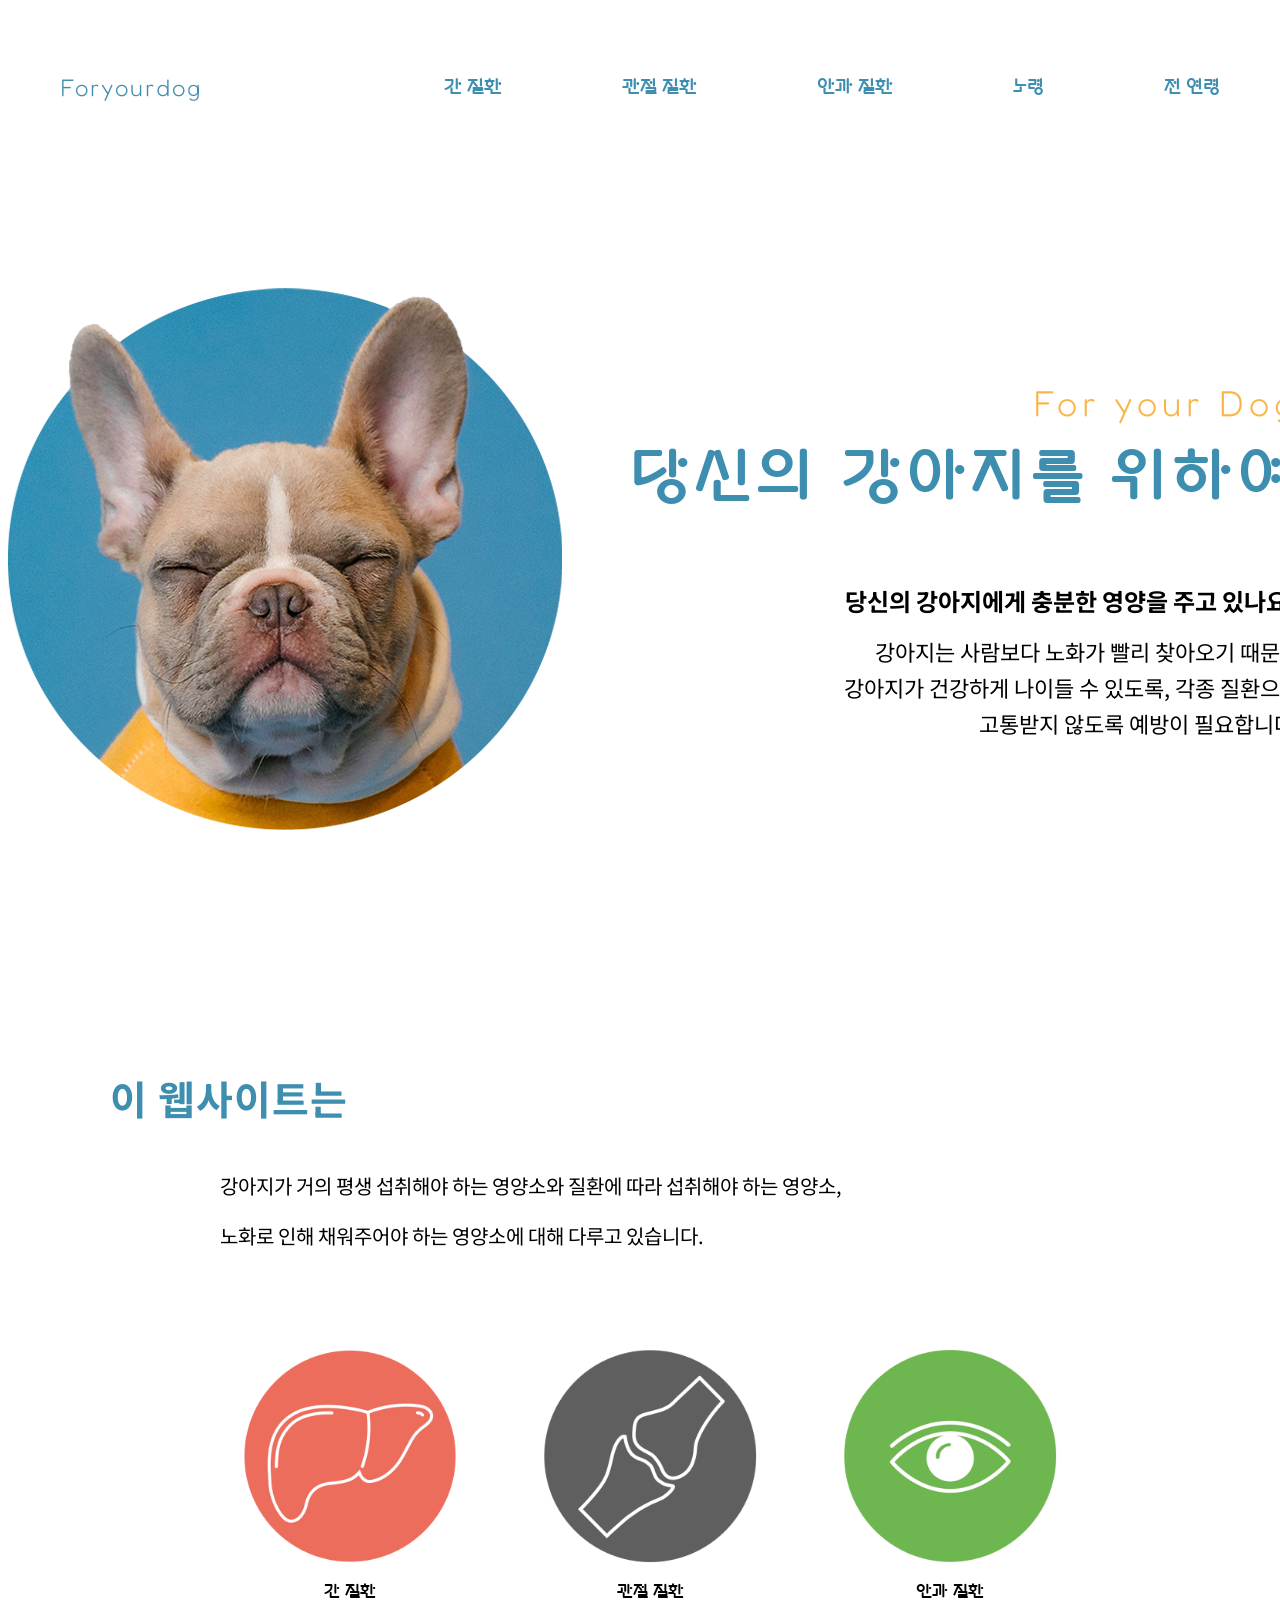
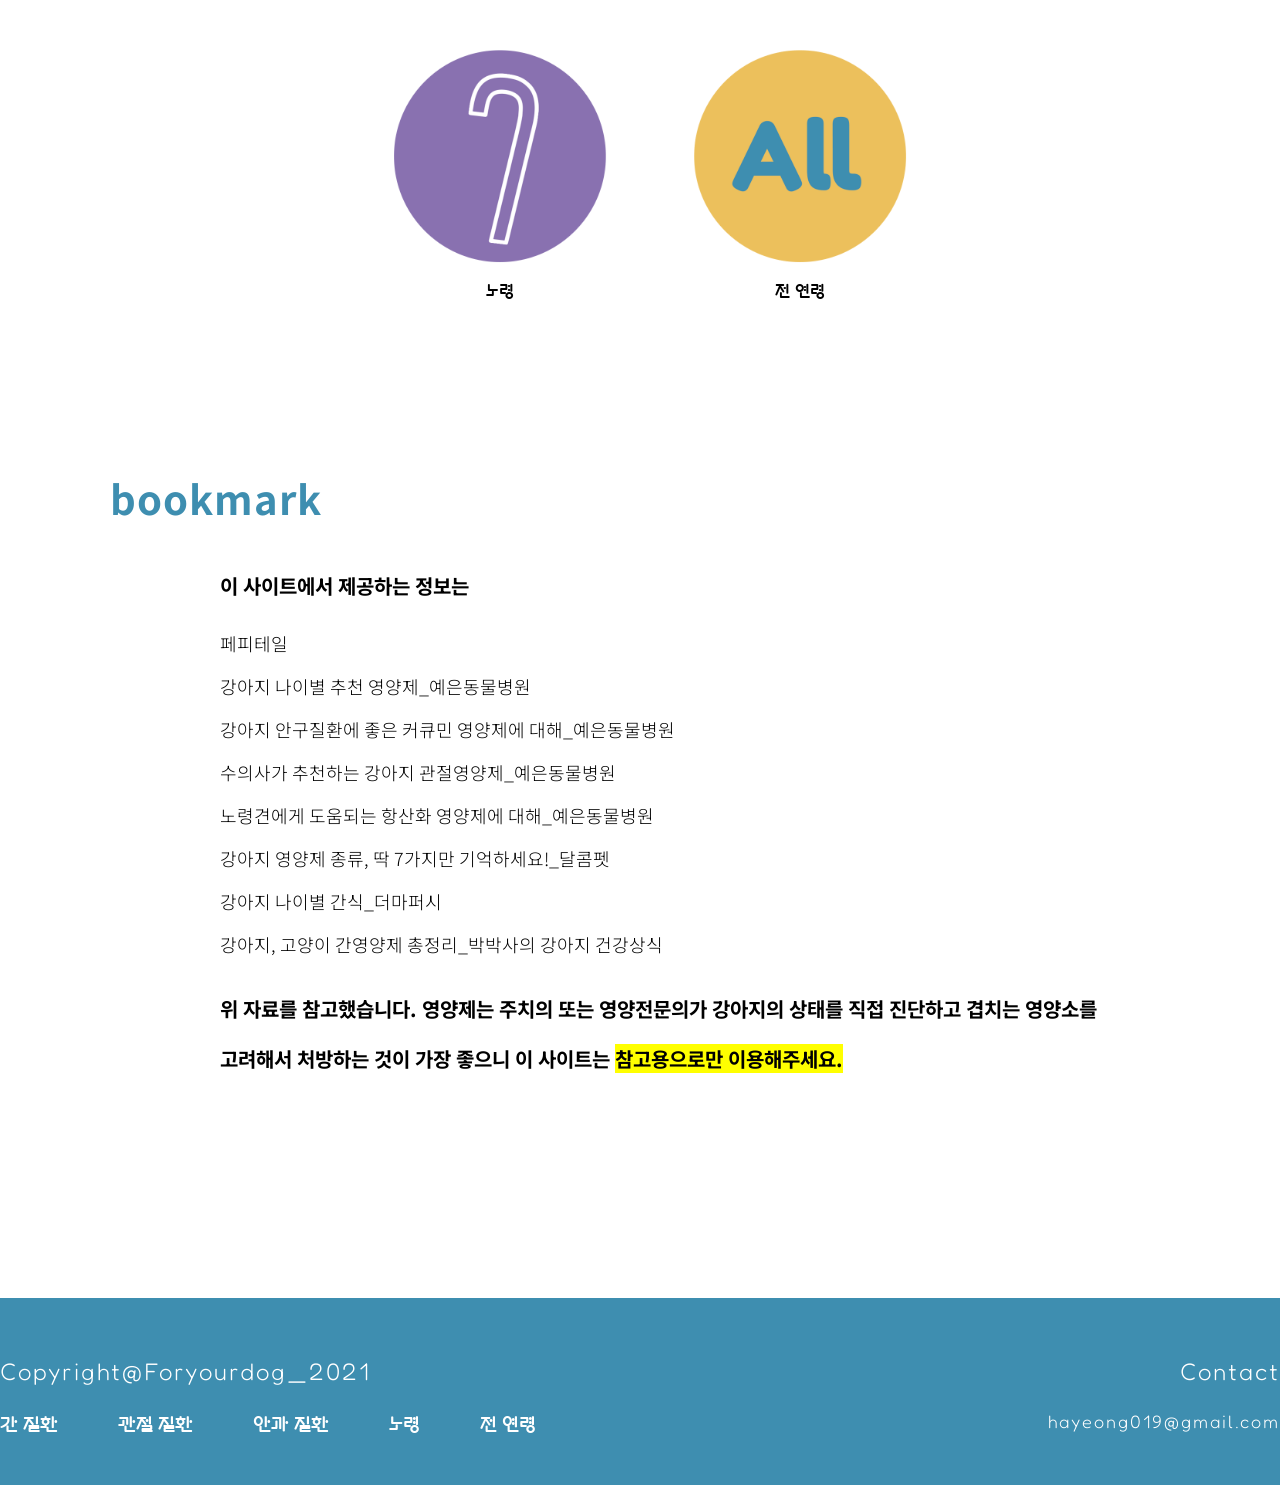
<file: index.html>
<!DOCTYPE html>
<html lang="en">
<head>
    <meta charset="UTF-8">
    <meta name="viewport" content="width=device-width, initial-scale=1.0">
    <title>Foryourdog</title>
    <link rel="stylesheet" href="mainStyle.css">
    <script src="script.js" defer></script>
    <link rel="preconnect" href="https://fonts.gstatic.com">
    <link href="https://fonts.googleapis.com/css2?family=Fredoka+One&family=Gugi&family=Noto+Sans+KR:wght@100;300;400;500;700;900&display=swap" rel="stylesheet">
</head>
<body>
    <div id="menuBar">
        <div id="logo">
            <p>Foryourdog</p>
        </div>
        <nav id="menus">
            <ul id="menuList">
                <li id="menu01"><p onclick="location.href='liver.html'">간 질환</p></li>
                <li id="menu02"><p onclick="location.href='joint.html'">관절 질환</p></li>
                <li id="menu03"><p onclick="location.href='eye.html'">안과 질환</p></li>
                <li id="menu04"><p onclick="location.href='old.html'">노령</p></li>
                <li id="menu05"><p onclick="location.href='all.html'">전 연령</p></li>
            </ul>
        </nav>
    </div>

    <div id="contents">
        <section id="content01">
            <div class="innerGap"></div>
            <div class="image1">
                <img src="image/maindog.png" alt="">
            </div>

            <div class="intro">
                <h2>For your Dog</h2>
                <h3>당신의 강아지를 위하여</h3>
                <br>
                <h4>당신의 강아지에게 충분한 영양을 주고 있나요?</h4>
                <p>
                    강아지는 사람보다 노화가 빨리 찾아오기 때문에<br>
                    강아지가 건강하게 나이들 수 있도록, 각종 질환으로<br>
                    고통받지 않도록 예방이 필요합니다.<br>
                </p>
            </div>
        </section>
        <section id="content02">
            <div class="innerGap"></div>
            <div class="introduce">
                <h2>이 웹사이트는</h2>
                <p>
                    강아지가 거의 평생 섭취해야 하는 영양소와 질환에 따라 섭취해야 하는 영양소,<br>
                    노화로 인해 채워주어야 하는 영양소에 대해 다루고 있습니다.<br>
                </p>
                <div id="box">
                    <div id="three">
                        <div id="liver" onclick="location.href='liver.html'">
                            <div class="liver">
                                <img src="image/liver.png" alt="">
                            </div>
                            <div id="liverTxt">간 질환</div>
                        </div>
                        <div id="joint" onclick="location.href='joint.html'">
                            <div class="joint">
                                <img src="image/joint.png" alt="">
                            </div>
                            <div class="jointTxt">관절 질환</div>
                        </div>
                        <div id="eye" onclick="location.href='eye.html'">
                            <div class="eye">
                                <img src="image/eye.png" alt="">
                            </div>
                            <div class="eyeTxt">안과 질환</div>
                        </div>
                    </div>

                    <div id="two">
                        <div id="old" onclick="location.href='old.html'">
                            <div class="old">
                                <img src="image/old.png" alt="">
                            </div>
                            <div class="oldTxt">노령</div>
                        </div>
                        <div id="all" onclick="location.href='all.html'">
                            <div class="all">
                                <img src="image/all.png" alt="">
                            </div>
                            <div class="allTxt">전 연령</div>
                        </div>
                    </div>
                </div>
            </div>

            
        </section>
        <section id="content03">
            <div class="bookmark">
                <h2>bookmark</h2>
                <h3>이 사이트에서 제공하는 정보는</h3>
                    <P onclick="location.href='https://peppytail.com/?utm_source=google&utm_medium=cpc&utm_term=&utm_campaign=%ED%8E%98%ED%94%BC%ED%85%8C%EC%9D%BC_%EA%B2%80%EC%83%89%EA%B4%91%EA%B3%A0_%ED%81%B4%EB%A6%AD&gclid=CjwKCAjw1uiEBhBzEiwAO9B_HUl6PlAuGtUHkPhgwFW6dNJWCc7kOB0mOK4xKOvlA_eCt40bT2BxgBoC55QQAvD_BwE'">페피테일</P>
                    <p onclick="location.href='https://www.youtube.com/watch?v=D0kH-5paVlo'">강아지 나이별 추천 영양제_예은동물병원</p>
                    <p onclick="location.href='https://www.youtube.com/watch?v=jE2NTXzGouw'">강아지 안구질환에 좋은 커큐민 영양제에 대해_예은동물병원</p>
                    <p onclick="location.href='https://www.youtube.com/watch?v=KakjCP9Et8I'">수의사가 추천하는 강아지 관절영양제_예은동물병원</p>
                    <p onclick="location.href='https://www.youtube.com/watch?v=3epCRF_bAqk'">노령견에게 도움되는 항산화 영양제에 대해_예은동물병원</p>
                    <p onclick="location.href='https://dalkompet.com/%EA%B0%95%EC%95%84%EC%A7%80-%EC%98%81%EC%96%91%EC%A0%9C-%EC%A2%85%EB%A5%98-%EB%94%B1-7%EA%B0%80%EC%A7%80%EB%A7%8C-%EA%B8%B0%EC%96%B5%ED%95%98%EC%84%B8%EC%9A%94/'">강아지 영양제 종류, 딱 7가지만 기억하세요!_달콤펫</p>
                    <p onclick="location.href='https://www.thepharmacy.co.kr/%EA%B0%95%EC%95%84%EC%A7%80-%EB%82%98%EC%9D%B4%EB%B3%84-%EA%B0%84%EC%8B%9D'">강아지 나이별 간식_더마퍼시</p>
                    <p onclick="location.href='https://m.blog.naver.com/PostView.naver?blogId=hjpark1979&logNo=221463818424&proxyReferer=https:%2F%2Fwww.google.com%2F'">강아지, 고양이 간영양제 총정리_박박사의 강아지 건강상식</p>
                <h4>
                    위 자료를 참고했습니다. 영양제는 주치의 또는 영양전문의가 강아지의 상태를 직접 진단하고 겹치는 영양소를<br>
                    고려해서 처방하는 것이 가장 좋으니 이 사이트는 <mark>참고용으로만 이용해주세요.</mark><br>
                </h4>
            </div>
        </section>
        <footer>
            <div class="footerContent">
                <div class="left">
                    <p id="f1">Copyright@Foryourdog_2021</p>
                    <div id="ftmenuList">
                        <li id="menu01"><p onclick="location.href='liver.html'">간 질환</p></li>
                        <li id="menu02"><p onclick="location.href='joint.html'">관절 질환</p></li>
                        <li id="menu03"><p onclick="location.href='eye.html'">안과 질환</p></li>
                        <li id="menu04"><p onclick="location.href='old.html'">노령</p></li>
                        <li id="menu05"><p onclick="location.href='all.html'">전 연령</p></li>
                    </div>
                </div>
                <div class="right">
                    <p id="f2">Contact</p>
                    <p id="email">hayeong019@gmail.com</p>
                </div>
            </div>
        </footer>
            <img class="arrow" src="image/arrow.png" alt="">
    </div>

</body>
</html>
</file>
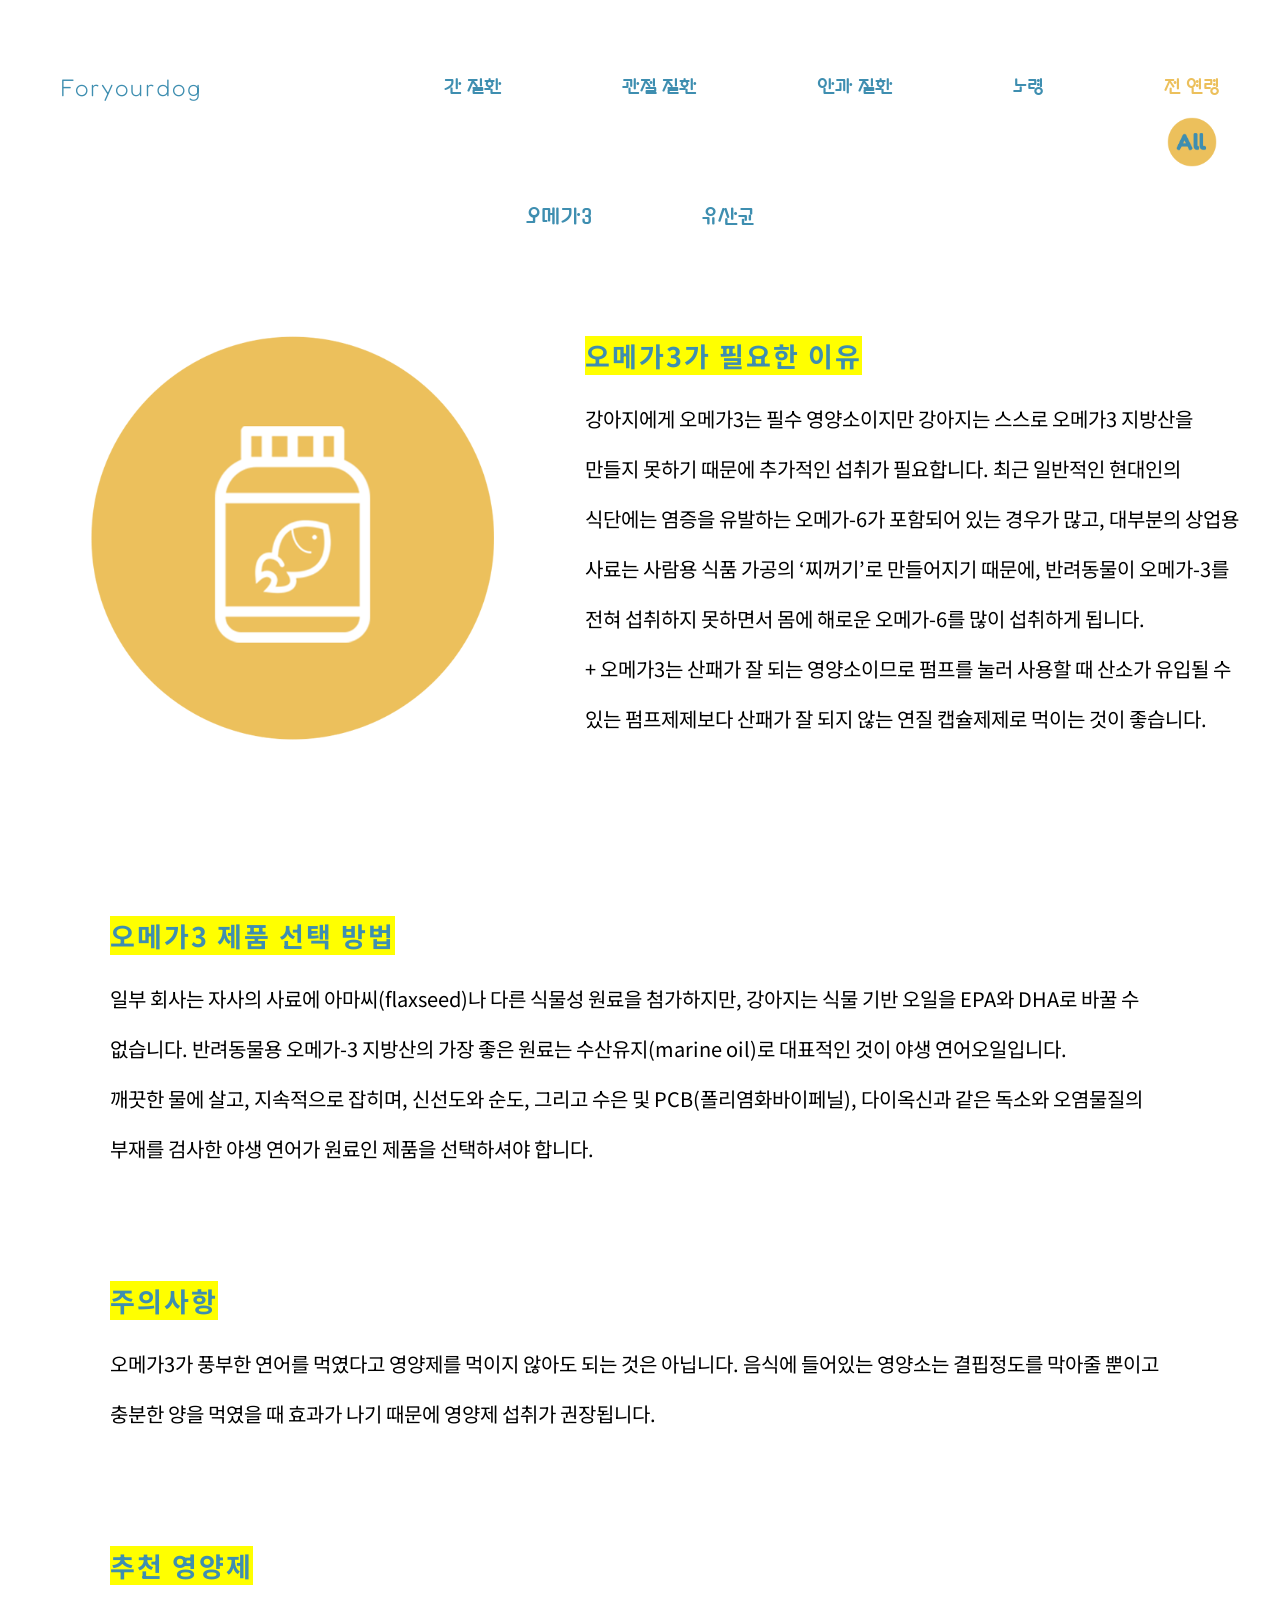
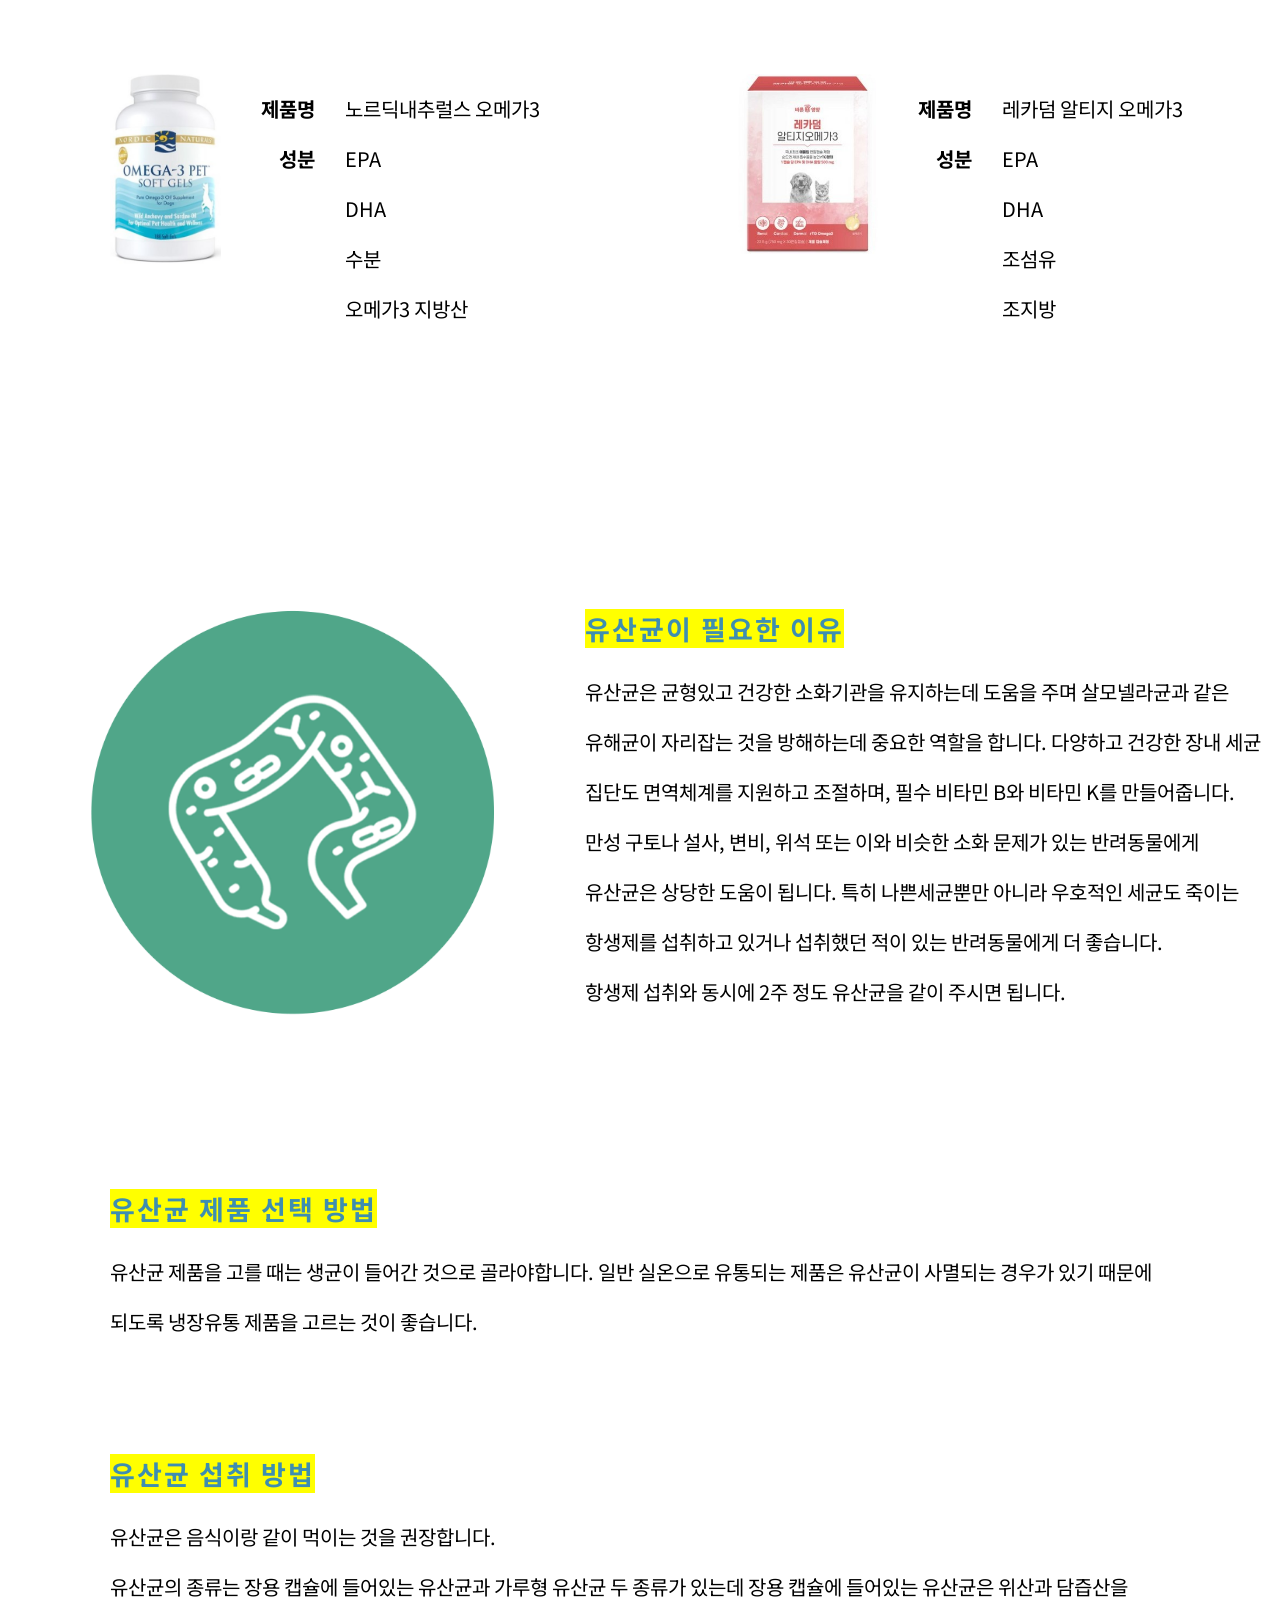
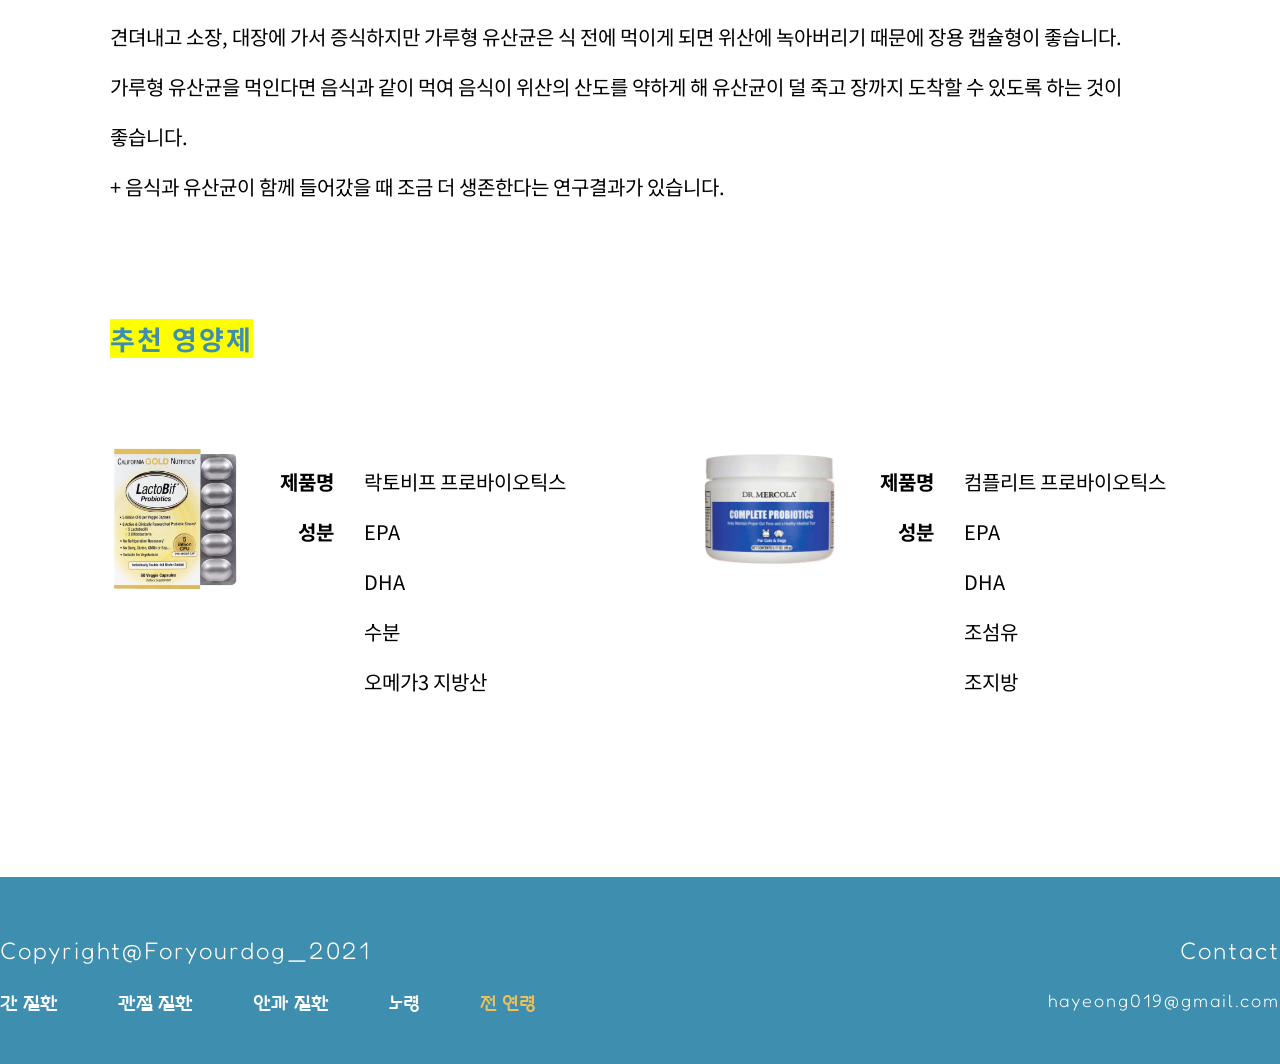
<file: all.html>
<!DOCTYPE html>
<html lang="en">
<head>
    <meta charset="UTF-8">
    <meta name="viewport" content="width=device-width, initial-scale=1.0">
    <title>Foryourdog</title>
    <link rel="stylesheet" href="allStyle.css">
    <script src="script.js" defer></script>
    <link rel="preconnect" href="https://fonts.gstatic.com">
    <link href="https://fonts.googleapis.com/css2?family=Fredoka+One&family=Gugi&family=Noto+Sans+KR:wght@100;300;400;500;700;900&display=swap" rel="stylesheet">
</head>
<body>
    <div id="menuBar">
        <div id="logo">
            <p onclick="location.href='index.html'"">Foryourdog</p>
        </div>
        <nav id="menus">
            <ul id="menuList">
                <li id="menu01"><p onclick="location.href='liver.html'">간 질환</p></li>
                <li id="menu02"><p onclick="location.href='joint.html'">관절 질환</p></li>
                <li id="menu03"><p onclick="location.href='eye.html'">안과 질환</p></li>
                <li id="menu04"><p onclick="location.href='old.html'">노령</p></li>
                <li id="menu05"><p onclick="location.href='all.html'">전 연령</p>
                    <ul id="sub5"><img src="image/all.png" alt=""></ul>
                </li>
            </ul>
        </nav>
    </div>
    <div class="innerGap"></div>
    <div id="op">
        <p id="omega3" onclick="location.href='#content01'">오메가3</p>
        <p id="probiotics" onclick="location.href='#content06'">유산균</p>
    </div>
    <div id="contents">
        <section id="content01">
            <div class="innerGap1"></div>
            <div class="image1">
                <img src="image/omega3.png" alt="">
            </div>
            <div class="intro">
                <h2><mark>오메가3가 필요한 이유</mark></h2>
                <p>
                    강아지에게 오메가3는 필수 영양소이지만 강아지는 스스로 오메가3 지방산을<br>
                    만들지 못하기 때문에 추가적인 섭취가 필요합니다. 최근 일반적인 현대인의<br>
                    식단에는 염증을 유발하는 오메가-6가 포함되어 있는 경우가 많고, 대부분의 상업용<br>
                    사료는 사람용 식품 가공의 ‘찌꺼기’로 만들어지기 때문에, 반려동물이 오메가-3를<br>
                    전혀 섭취하지 못하면서 몸에 해로운 오메가-6를 많이 섭취하게 됩니다.<br>
                    + 오메가3는 산패가 잘 되는 영양소이므로 펌프를 눌러 사용할 때 산소가 유입될 수<br>
                    있는 펌프제제보다 산패가 잘 되지 않는 연질 캡슐제제로 먹이는 것이 좋습니다.
                </p>
            </div>
        </section>
        <section id="content02">
            <div class="innerGap2"></div>
            <div class="choice">
                <h2><mark>오메가3 제품 선택 방법</mark></h2>
                <p>
                    일부 회사는 자사의 사료에 아마씨(flaxseed)나 다른 식물성 원료을 첨가하지만, 강아지는 식물 기반 오일을 EPA와 DHA로 바꿀 수 없습니다. 반려동물용 오메가-3 지방산의 가장 좋은 원료는 수산유지(marine oil)로 대표적인 것이 야생 연어오일입니다.<br>
                    깨끗한 물에 살고, 지속적으로 잡히며, 신선도와 순도, 그리고 수은 및 PCB(폴리염화바이페닐), 다이옥신과 같은 독소와 오염물질의 부재를 검사한 야생 연어가 원료인 제품을 선택하셔야 합니다.
                </p>
            </div>
        </section>
        <section id="content03">
            <div class="innerGap3"></div>
            <div class="caution">
                <h2><mark>주의사항</mark></h2>
                <p>
                    오메가3가 풍부한 연어를 먹였다고 영양제를 먹이지 않아도 되는 것은 아닙니다. 음식에 들어있는 영양소는 결핍정도를 막아줄 뿐이고 충분한 양을 먹였을 때 효과가 나기 때문에 영양제 섭취가 권장됩니다.
                </p>
            </div>
        </section>
        <section id="content04">
            <div class="innerGap3"></div>
            <div class="recommand">
                <h2><mark>추천 영양제</mark></h2>
            </div>
        </section>
        <section id="content05">
            <div class="innerGap3"></div>
            <div class="recommand2">
                <div id="up">
                    <div id="nn">
                        <div class="imageNn" onclick="location.href='https://www.coupang.com/vp/products/2085765448?itemId=3542848648&vendorItemId=76250535657&src=1139000&spec=10799999&addtag=400&ctag=2085765448&lptag=AF5797212&itime=20210620163106&pageType=PRODUCT&pageValue=2085765448&wPcid=16074199738591175030200&wRef=&wTime=20210620163106&redirect=landing&traceid=V0-181-b574d0297b084c97&placementid=&clickBeacon=&campaignid=&contentcategory=&imgsize=&pageid=&deviceid=&contenttype=&subid=&impressionid=&campaigntype=&contentkeyword=&subparam=&isAddedCart='">
                            <img src="image/nn.jpeg" alt="">
                        </div>
                        <div class="nnInfo">
                            <div id="nnLeft">
                                <h4>제품명<br>
                                    성분</h4>
                            </div>
                            <div id="nnRight">
                                <p1>노르딕내추럴스 오메가3</p1><br>
                                <p2>
                                    EPA<br>
                                    DHA<br>
                                    수분<br>
                                    오메가3 지방산
                                </p2>
                            </div>
                        </div>
                    </div>
                    <div id="la">
                        <div class="imageLa" onclick="location.href='https://www.coupang.com/vp/products/5352208930?itemId=7876204818&vendorItemId=75165812336&src=1139000&spec=10799999&addtag=400&ctag=5352208930&lptag=AF5797212&itime=20210620163129&pageType=PRODUCT&pageValue=5352208930&wPcid=16074199738591175030200&wRef=&wTime=20210620163129&redirect=landing&traceid=V0-181-5bb7eca35d55021a&placementid=&clickBeacon=&campaignid=&contentcategory=&imgsize=&pageid=&deviceid=&contenttype=&subid=&impressionid=&campaigntype=&contentkeyword=&subparam=&isAddedCart='">
                            <img src="image/la.jpg" alt="">
                        </div>
                        <div class="laInfo">
                            <div id="laLeft">
                                <h4>제품명<br>
                                    성분</h4>
                            </div>
                            <div id="laRight">
                                <p1>레카덤 알티지 오메가3</p1><br>
                                <p2>
                                    EPA<br>
                                    DHA<br>
                                    조섬유<br>
                                    조지방<br>
                                </p2>
                            </div>
                        </div>
                    </div>
                </div>
        </section>

        <section id="content06">
            <div class="innerGap1"></div>
            <div class="image2">
                <img src="image/probiotics.png" alt="">
            </div>
            <div class="intro">
                <h2><mark>유산균이 필요한 이유</mark></h2>
                <p>
                    유산균은 균형있고 건강한 소화기관을 유지하는데 도움을 주며 살모넬라균과 같은<br>
                    유해균이 자리잡는 것을 방해하는데 중요한 역할을 합니다. 다양하고 건강한 장내 세균<br>
                    집단도 면역체계를 지원하고 조절하며, 필수 비타민 B와 비타민 K를 만들어줍니다.<br>
                    만성 구토나 설사, 변비, 위석 또는 이와 비슷한 소화 문제가 있는 반려동물에게<br>
                    유산균은 상당한 도움이 됩니다. 특히 나쁜세균뿐만 아니라 우호적인 세균도 죽이는<br>
                    항생제를 섭취하고 있거나 섭취했던 적이 있는 반려동물에게 더 좋습니다.<br>
                    항생제 섭취와 동시에 2주 정도 유산균을 같이 주시면 됩니다.
                </p>
            </div>
        </section>
        <section id="content07">
            <div class="innerGap2"></div>
            <div class="choice">
                <h2><mark>유산균 제품 선택 방법</mark></h2>
                <p>
                    유산균 제품을 고를 때는 생균이 들어간 것으로 골라야합니다. 일반 실온으로 유통되는 제품은 유산균이 사멸되는 경우가 있기 때문에 되도록 냉장유통 제품을 고르는 것이 좋습니다.
                </p>
            </div>
        </section>
        <section id="content08">
            <div class="innerGap3"></div>
            <div class="consume">
                <h2><mark>유산균 섭취 방법</mark></h2>
                <p>
                    유산균은 음식이랑 같이 먹이는 것을 권장합니다.<br>
                    유산균의 종류는 장용 캡슐에 들어있는 유산균과 가루형 유산균 두 종류가 있는데 장용 캡슐에 들어있는 유산균은 위산과 담즙산을 견뎌내고 소장, 대장에 가서 증식하지만 가루형 유산균은 식 전에 먹이게 되면 위산에 녹아버리기 때문에 장용 캡슐형이 좋습니다.<br>
                    가루형 유산균을 먹인다면 음식과 같이 먹여 음식이 위산의 산도를 약하게 해 유산균이 덜 죽고 장까지 도착할 수 있도록 하는 것이 좋습니다.<br>
                    + 음식과 유산균이 함께 들어갔을 때 조금 더 생존한다는 연구결과가 있습니다.
                </p>
            </div>
        </section>
        <section id="content09">
            <div class="innerGap3"></div>
            <div class="recommand">
                <h2><mark>추천 영양제</mark></h2>
            </div>
        </section>
        <section id="content10">
            <div class="innerGap3"></div>
            <div class="recommand2">
                <div id="up">
                    <div id="lp">
                        <div class="imageLp" onclick="location.href='https://www.coupang.com/vp/products/81622685?itemId=260092819&vendorItemId=71498099225&sourceType=srp_product_ads&q=%EB%9D%BD%ED%86%A0%EB%B9%84%ED%94%84&itemsCount=36&searchId=aabfe3dc8e8144ee8a88921652f1e0fa&rank=0&isAddedCart='">
                            <img src="image/lp.png" alt="">
                        </div>
                        <div class="lpInfo">
                            <div id="lpLeft">
                                <h4>제품명<br>
                                    성분</h4>
                            </div>
                            <div id="lpRight">
                                <p1>락토비프 프로바이오틱스</p1><br>
                                <p2>
                                    EPA<br>
                                    DHA<br>
                                    수분<br>
                                    오메가3 지방산
                                </p2>
                            </div>
                        </div>
                    </div>
                    <div id="cp">
                        <div class="imageCp" onclick="location.href='http://item.gmarket.co.kr/Item?goodscode=1112159178'">
                            <img src="image/cp.jpg" alt="">
                        </div>
                        <div class="cpInfo">
                            <div id="cpLeft">
                                <h4>제품명<br>
                                    성분</h4>
                            </div>
                            <div id="cpRight">
                                <p1>컴플리트 프로바이오틱스</p1><br>
                                <p2>
                                    EPA<br>
                                    DHA<br>
                                    조섬유<br>
                                    조지방<br>
                                </p2>
                            </div>
                        </div>
                    </div>
                </div>
        </section>
        <footer>
            <div class="footerContent">
                <div class="left">
                    <p id="f1">Copyright@Foryourdog_2021</p>
                    <div id="ftmenuList">
                        <li id="menu01"><p onclick="location.href='liver.html'">간 질환</p></li>
                        <li id="menu02"><p onclick="location.href='joint.html'">관절 질환</p></li>
                        <li id="menu03"><p onclick="location.href='eye.html'">안과 질환</p></li>
                        <li id="menu04"><p onclick="location.href='old.html'">노령</p></li>
                        <li id="menu05"><p onclick="location.href='all.html'">전 연령</p></li>
                    </div>
                </div>
                <div class="right">
                    <p id="f2">Contact</p>
                    <p id="email">hayeong019@gmail.com</p>
                </div>
            </div>
        </footer>
            <img class="arrow" src="image/arrow.png" alt="">
    </div>
</body>
</html>
</file>
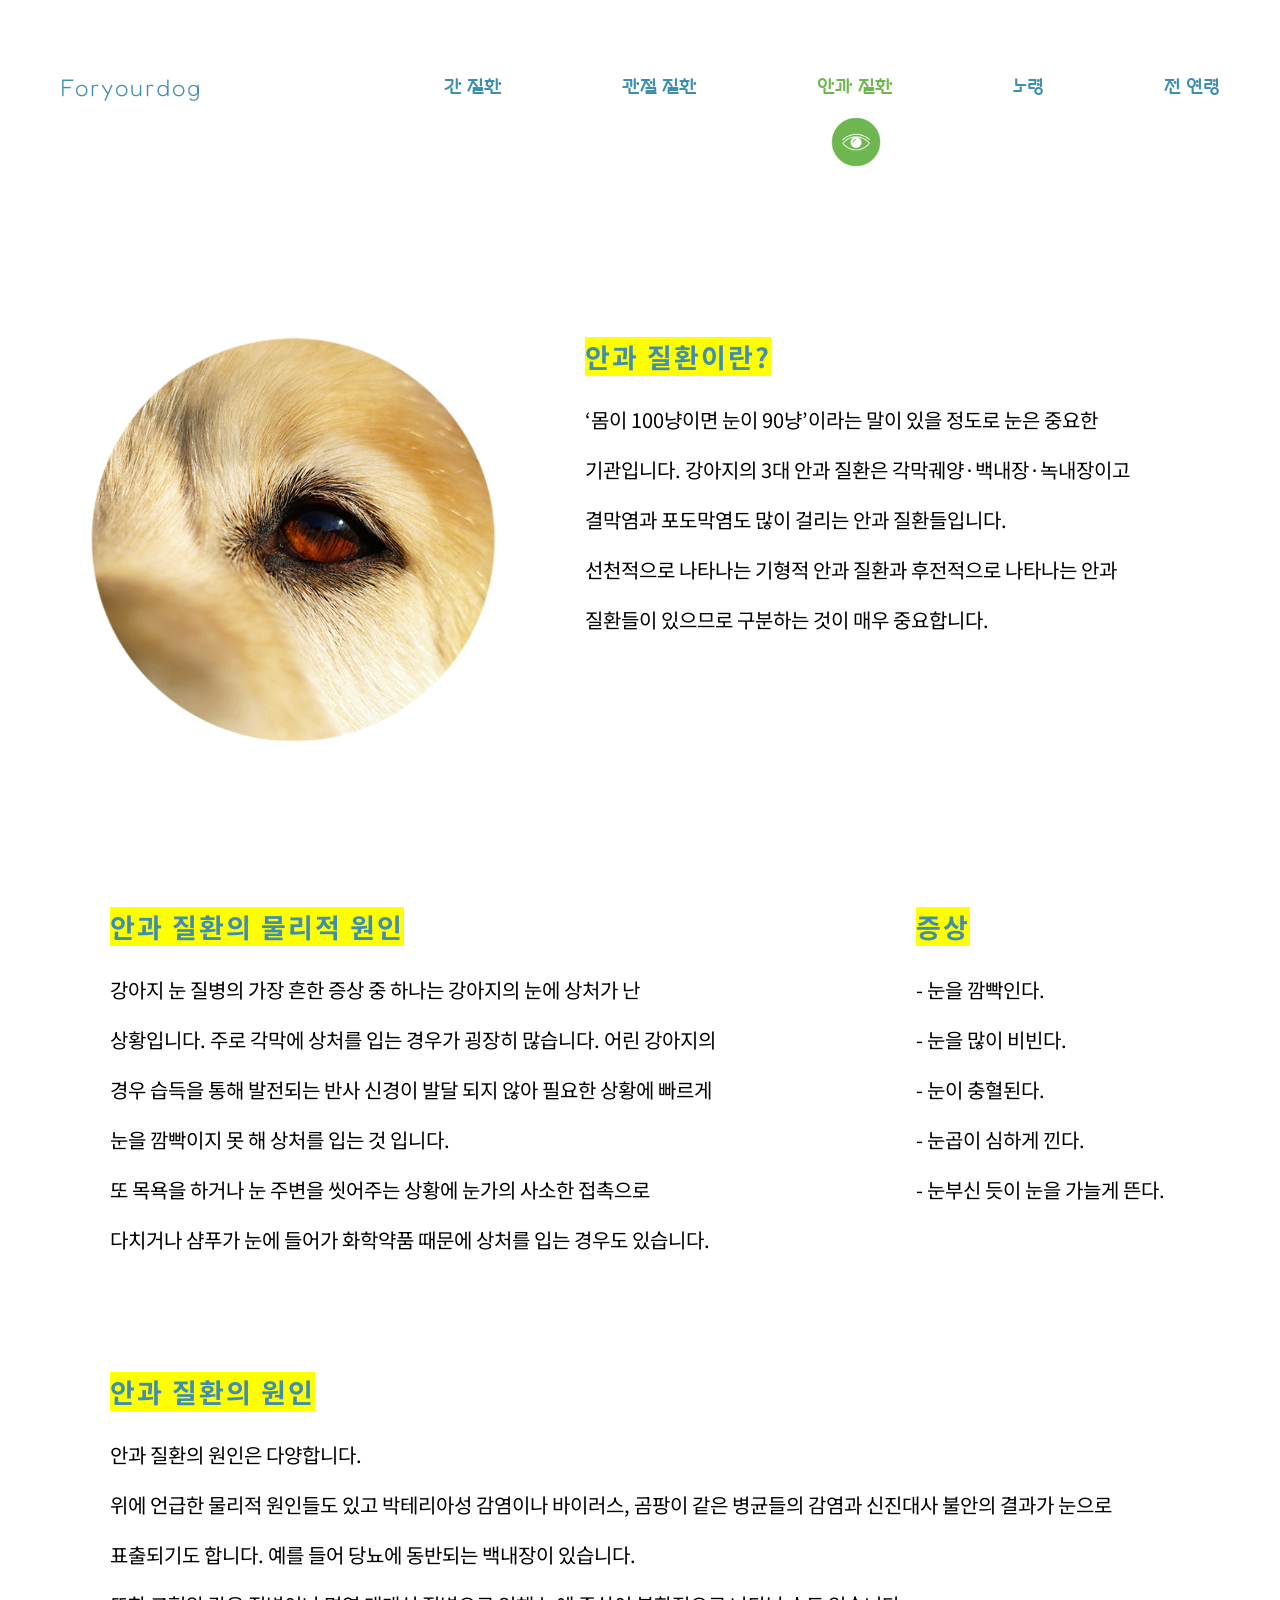
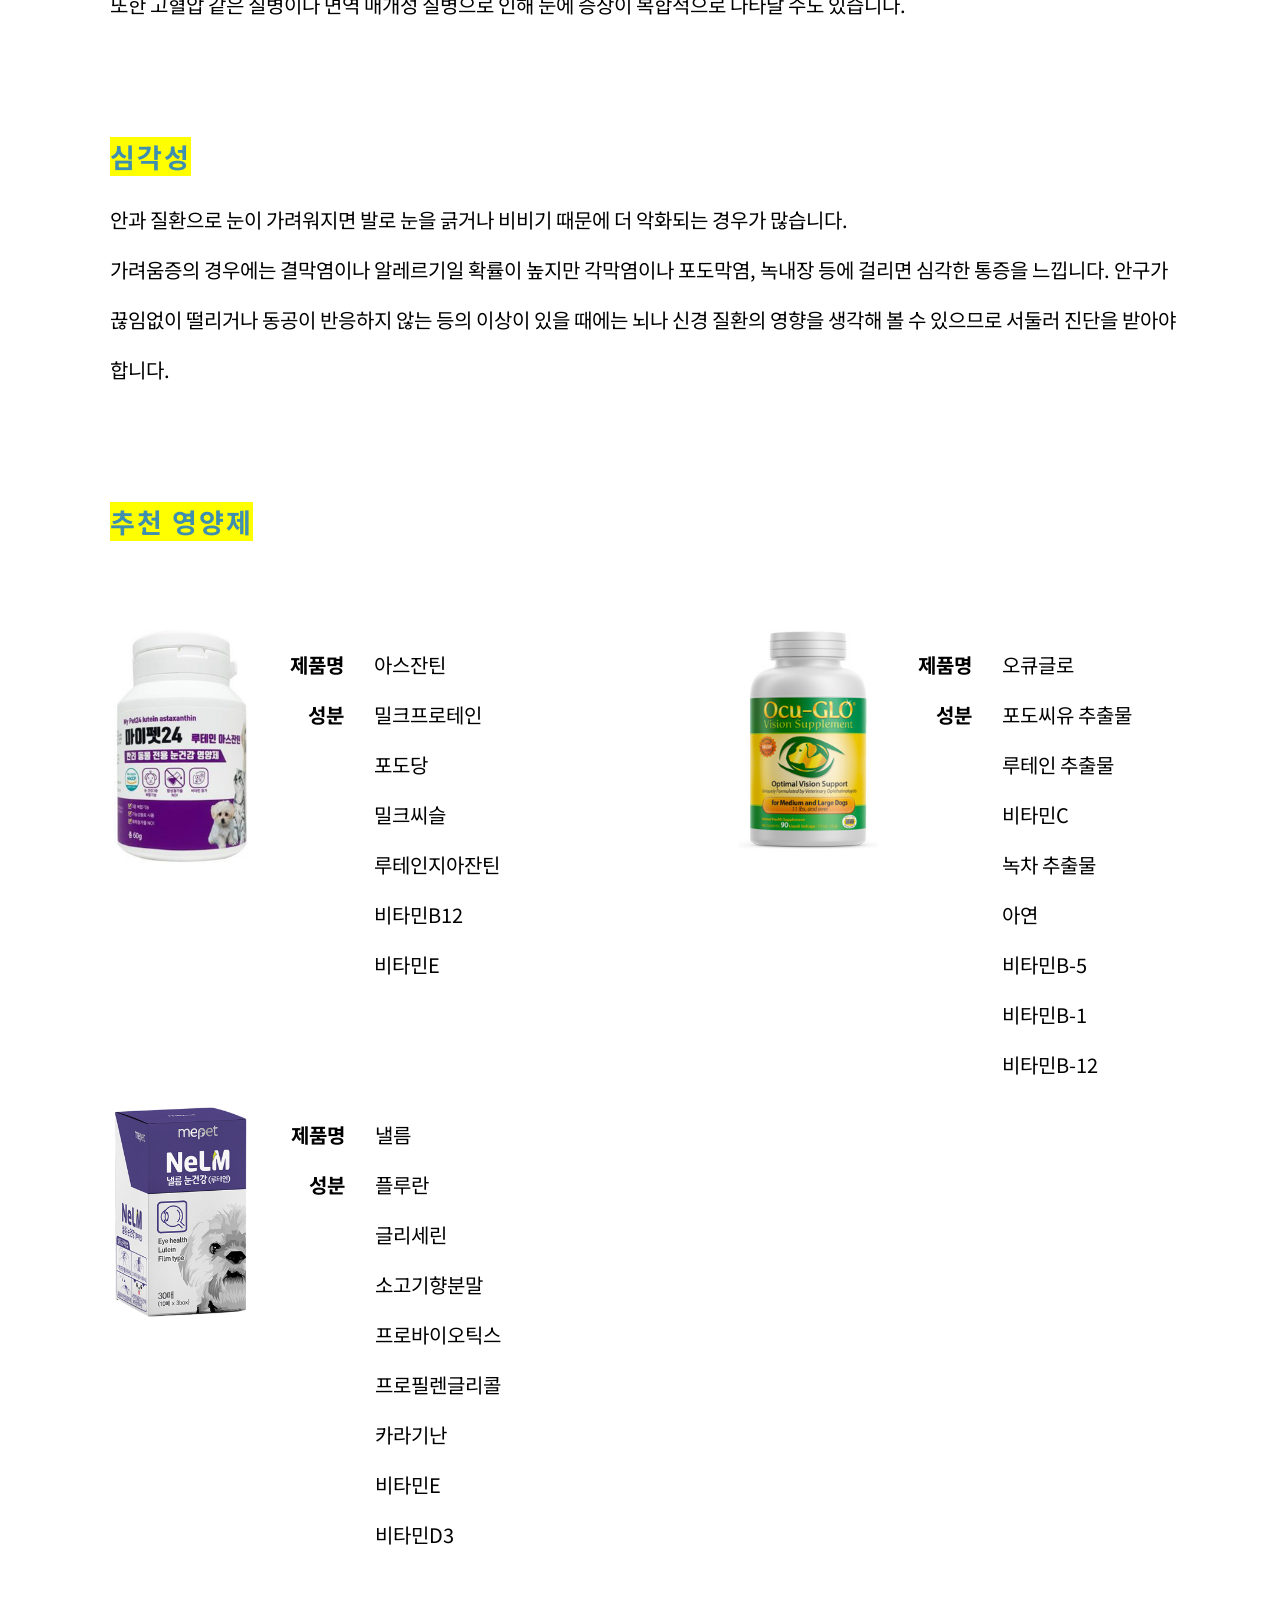
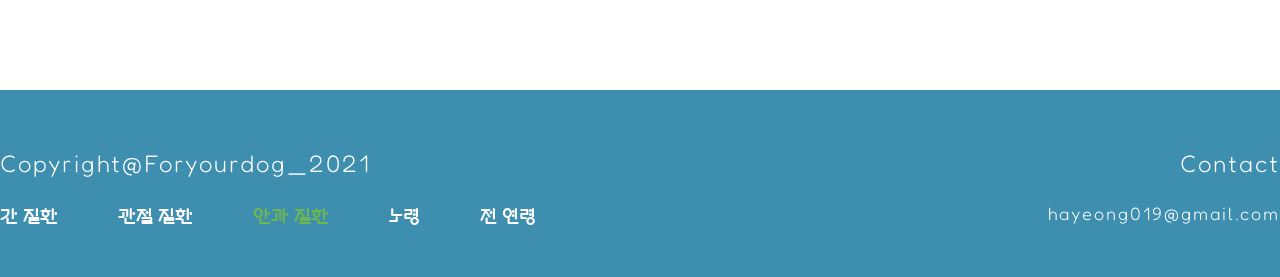
<file: eye.html>
<!DOCTYPE html>
<html lang="en">
<head>
    <meta charset="UTF-8">
    <meta name="viewport" content="width=device-width, initial-scale=1.0">
    <title>Foryourdog</title>
    <link rel="stylesheet" href="eyeStyle.css">
    <script src="script.js" defer></script>
    <link rel="preconnect" href="https://fonts.gstatic.com">
    <link href="https://fonts.googleapis.com/css2?family=Fredoka+One&family=Gugi&family=Noto+Sans+KR:wght@100;300;400;500;700;900&display=swap" rel="stylesheet">
</head>
<body>
    <div id="menuBar">
        <div id="logo">
            <p onclick="location.href='index.html'"">Foryourdog</p>
        </div>
        <nav id="menus">
            <ul id="menuList">
                <li id="menu01"><p onclick="location.href='liver.html'">간 질환</p></li>
                <li id="menu02"><p onclick="location.href='joint.html'">관절 질환</p></li>
                <li id="menu03"><p onclick="location.href='eye.html'">안과 질환</p>
                    <ul id="sub3"><img src="image/eye.png" alt=""></ul>
                </li>
                <li id="menu04"><p onclick="location.href='old.html'">노령</p></li>
                <li id="menu05"><p onclick="location.href='all.html'">전 연령</p></li>
            </ul>
        </nav>
    </div>

    <div id="contents">
        <section id="content01">
            <div class="innerGap"></div>
            <div class="image1">
                <img src="image/eye_sub.png" alt="">
            </div>

            <div class="intro">
                <h2><mark>안과 질환이란?</mark></h2>
                <p>
                    ‘몸이 100냥이면 눈이 90냥’이라는 말이 있을 정도로 눈은 중요한<br>
                    기관입니다. 강아지의 3대 안과 질환은 각막궤양·백내장·녹내장이고<br>
                    결막염과 포도막염도 많이 걸리는 안과 질환들입니다.<br>
                    선천적으로 나타나는 기형적 안과 질환과 후전적으로 나타나는 안과<br>
                    질환들이 있으므로 구분하는 것이 매우 중요합니다. 
                </p>
            </div>
        </section>
        <section id="content02">
            <div class="innerGap2"></div>
            <div id="mid">
                <div class="cause1">
                    <h2><mark>안과 질환의 물리적 원인</mark></h2>
                    <p>
                        강아지 눈 질병의 가장 흔한 증상 중 하나는 강아지의 눈에 상처가 난<br>
                        상황입니다. 주로 각막에 상처를 입는 경우가 굉장히 많습니다. 어린 강아지의<br>
                        경우 습득을 통해 발전되는 반사 신경이 발달 되지 않아 필요한 상황에 빠르게<br>
                        눈을 깜빡이지 못 해 상처를 입는 것 입니다.<br>
                        또 목욕을 하거나 눈 주변을 씻어주는 상황에 눈가의 사소한 접촉으로<br>
                        다치거나 샴푸가 눈에 들어가 화학약품 때문에 상처를 입는 경우도 있습니다.
                    </p>
                </div>
                <div class="symptom">
                    <h2><mark>증상</mark></h2>
                    <p>
                        - 눈을 깜빡인다.<br>
                        - 눈을 많이 비빈다.<br>
                        - 눈이 충혈된다.<br>
                        - 눈곱이 심하게 낀다.<br>
                        - 눈부신 듯이 눈을 가늘게 뜬다.<br>
                    </p>
                </div>
            </div>
        </section>
        <section id="content03">
            <div class="innerGap3"></div>
            <div class="cause2">
                <h2><mark>안과 질환의 원인</mark></h2>
                <p>
                    안과 질환의 원인은 다양합니다.<br>
                    위에 언급한 물리적 원인들도 있고 박테리아성 감염이나 바이러스, 곰팡이 같은 병균들의 감염과 신진대사 불안의 결과가 눈으로 표출되기도 합니다. 예를 들어 당뇨에 동반되는 백내장이 있습니다.<br>
                    또한 고혈압 같은 질병이나 면역 매개성 질병으로 인해 눈에 증상이 복합적으로 나타날 수도 있습니다.
                </p>
            </div>
        </section>
        <section id="content04">
            <div class="innerGap3"></div>
            <div class="seriousness">
                <h2><mark>심각성</mark></h2>
                <p>
                    안과 질환으로 눈이 가려워지면 발로 눈을 긁거나 비비기 때문에 더 악화되는 경우가 많습니다.<br>
                    가려움증의 경우에는 결막염이나 알레르기일 확률이 높지만 각막염이나 포도막염, 녹내장 등에 걸리면 심각한 통증을 느낍니다.
                    안구가 끊임없이 떨리거나 동공이 반응하지 않는 등의 이상이 있을 때에는 뇌나 신경 질환의 영향을 생각해 볼 수 있으므로 서둘러 진단을 받아야 합니다.
                </p>
            </div>
        </section>
        <section id="content05">
            <div class="innerGap3"></div>
            <div class="recommand">
                <h2><mark>추천 영양제</mark></h2>
            </div>
        </section>
        <section id="content06">
            <div class="innerGap3"></div>
            <div class="recommand2">
                <div id="up">
                    <div id="as">
                        <div class="imageAs" onclick="location.href='http://www.11st.co.kr/products/3613250785'">
                            <img src="image/as.png" alt="">
                        </div>
                        <div class="asInfo">
                            <div id="asLeft">
                                <h4>제품명<br>
                                    성분</h4>
                            </div>
                            <div id="asRight">
                                <p1>아스잔틴</p1><br>
                                <p2>
                                    밀크프로테인<br>
                                    포도당<br>
                                    밀크씨슬<br>
                                    루테인지아잔틴<br>
                                    비타민B12<br>
                                    비타민E
                                </p2>
                            </div>
                        </div>
                    </div>
                    <div id="oc">
                        <div class="imageOc" onclick="location.href='https://front.wemakeprice.com/product/1787845474?utm_source=coocha_ep&utm_medium=META_af&utm_campaign=null'">
                            <img src="image/oc.jpg" alt="">
                        </div>
                        <div class="ocInfo">
                            <div id="ocLeft">
                                <h4>제품명<br>
                                    성분</h4>
                            </div>
                            <div id="ocRight">
                                <p1>오큐글로</p1><br>
                                <p2>
                                    포도씨유 추출물<br>
                                    루테인 추출물<br>
                                    비타민C<br>
                                    녹차 추출물<br>
                                    아연<br>
                                    비타민B-5<br>
                                    비타민B-1<br>
                                    비타민B-12<br>
                                </p2>
                            </div>
                        </div>
                    </div>
                </div>
                <div class="innerGap3"></div>
                <div id="down">
                    <div id="ne">
                        <div class="imageNe" onclick="location.href='https://meus.cafe24.com/product/%EB%82%BC%EB%A6%84-%EB%88%88%EA%B1%B4%EA%B0%95-%ED%95%84%EB%A6%84-%EC%98%81%EC%96%91%EC%A0%9C/12/?page_6=2'">
                            <img src="image/ne.png" alt="">
                        </div>
                        <div class="neInfo">
                            <div id="neLeft">
                                <h4>제품명<br>
                                    성분</h4>
                            </div>
                            <div id="neRight">
                                <p1>낼름</p1><br>
                                <p2>
                                    플루란<br>
                                    글리세린<br>
                                    소고기향분말<br>
                                    프로바이오틱스<br>
                                    프로필렌글리콜<br>
                                    카라기난<br>
                                    비타민E<br>
                                    비타민D3<br>
                                </p2>
                            </div>
                        </div>
                    </div>
                </div>
            </div>
        </section>
        <footer>
            <div class="footerContent">
                <div class="left">
                    <p id="f1">Copyright@Foryourdog_2021</p>
                    <div id="ftmenuList">
                        <li id="menu01"><p onclick="location.href='liver.html'">간 질환</p></li>
                        <li id="menu02"><p onclick="location.href='joint.html'">관절 질환</p></li>
                        <li id="menu03"><p onclick="location.href='eye.html'">안과 질환</p></li>
                        <li id="menu04"><p onclick="location.href='old.html'">노령</p></li>
                        <li id="menu05"><p onclick="location.href='all.html'">전 연령</p></li>
                    </div>
                </div>
                <div class="right">
                    <p id="f2">Contact</p>
                    <p id="email">hayeong019@gmail.com</p>
                </div>
            </div>
        </footer>
            <img class="arrow" src="image/arrow.png" alt="">
    </div>
</body>
</html>
</file>
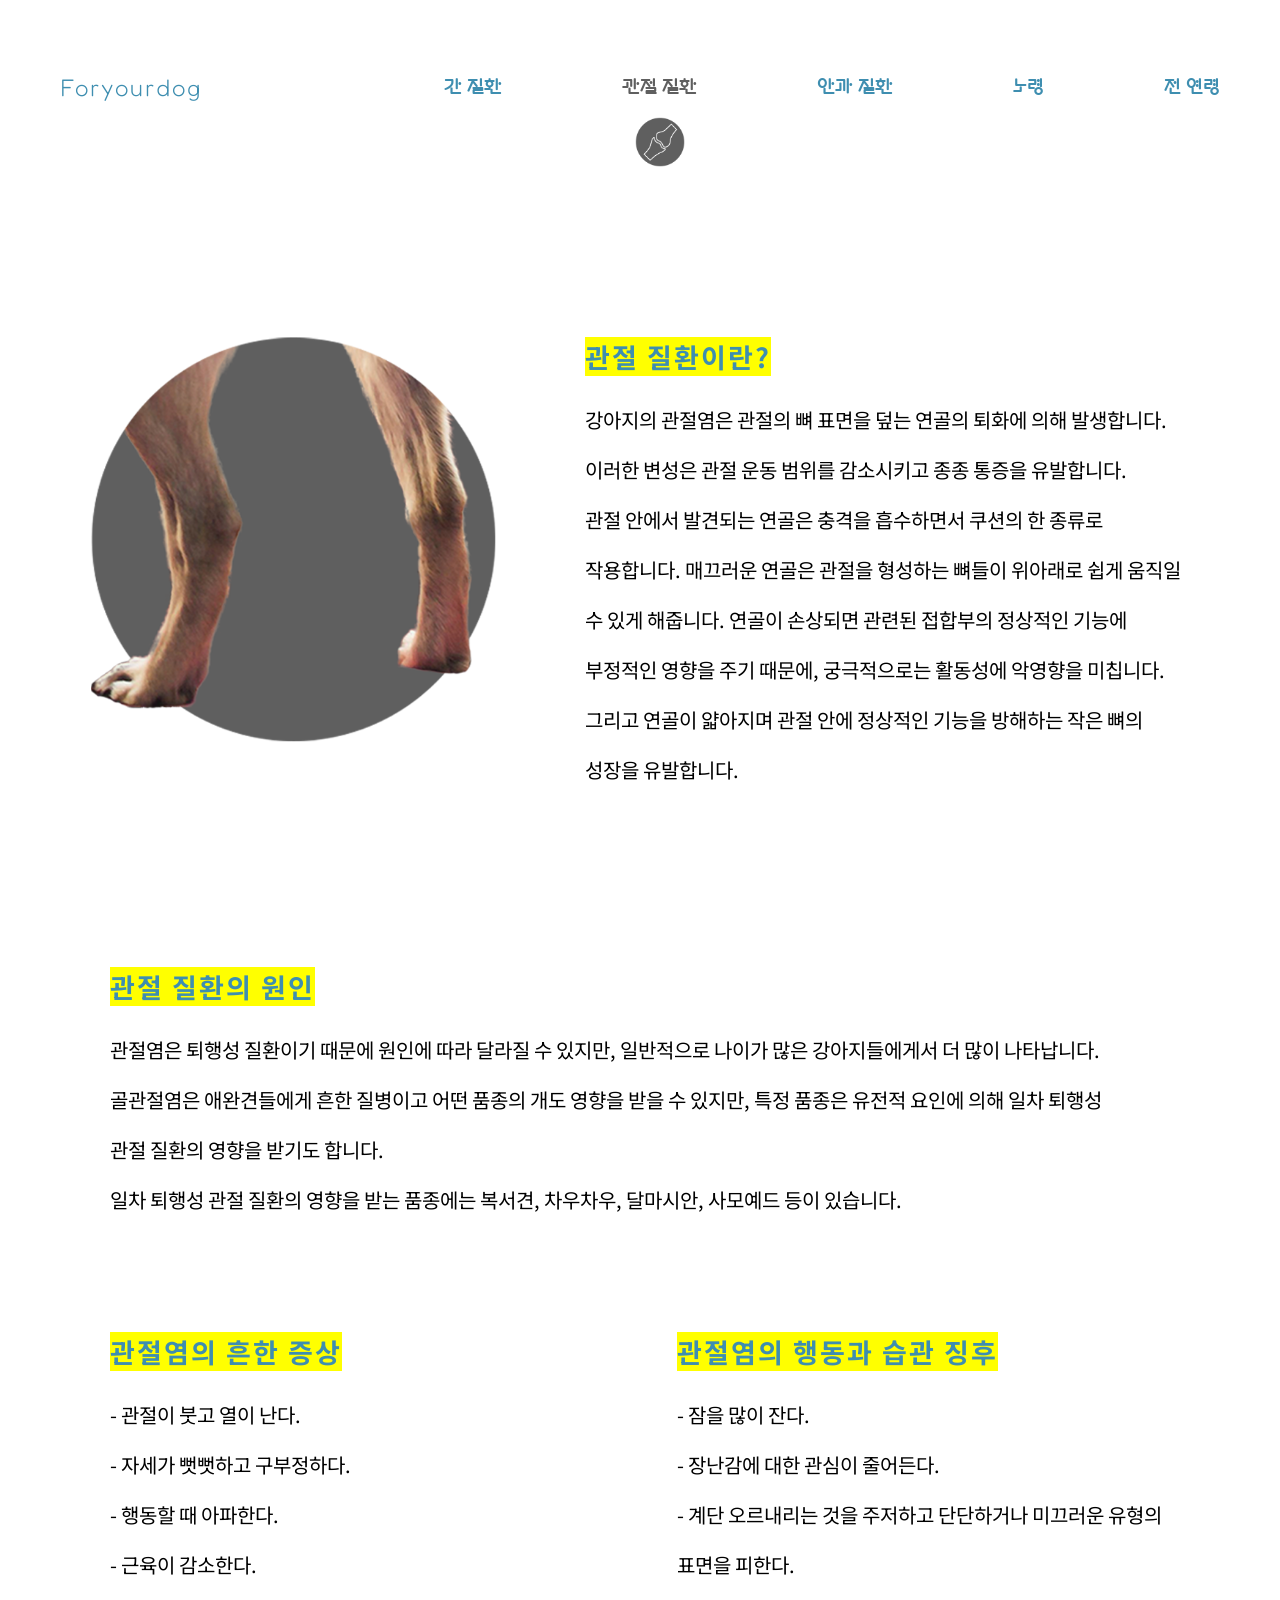
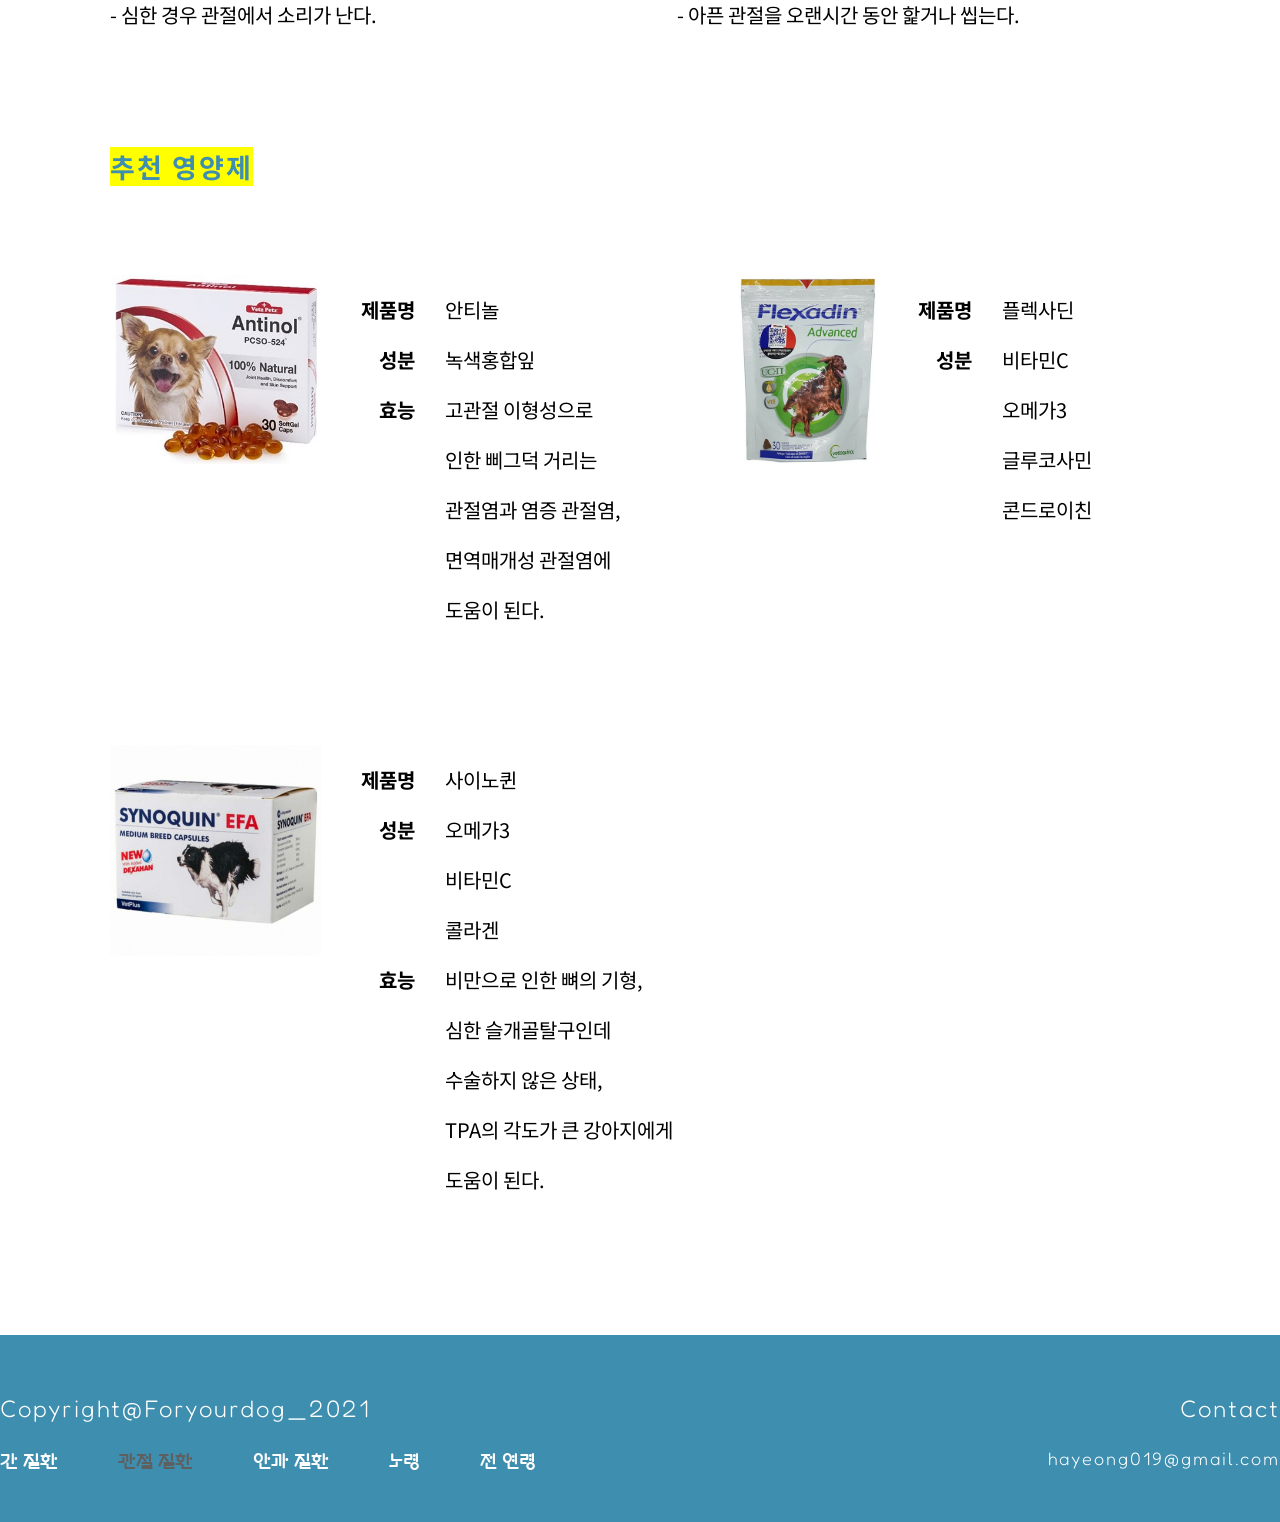
<file: joint.html>
<!DOCTYPE html>
<html lang="en">
<head>
    <meta charset="UTF-8">
    <meta name="viewport" content="width=device-width, initial-scale=1.0">
    <title>Foryourdog</title>
    <link rel="stylesheet" href="jointStyle.css">
    <script src="script.js" defer></script>
    <link rel="preconnect" href="https://fonts.gstatic.com">
    <link href="https://fonts.googleapis.com/css2?family=Fredoka+One&family=Gugi&family=Noto+Sans+KR:wght@100;300;400;500;700;900&display=swap" rel="stylesheet">
</head>
<body>
    <div id="menuBar">
        <div id="logo">
            <p onclick="location.href='index.html'"">Foryourdog</p>
        </div>
        <nav id="menus">
            <ul id="menuList">
                <li id="menu01"><p onclick="location.href='liver.html'">간 질환</p></li>
                <li id="menu02"><p onclick="location.href='joint.html'">관절 질환</p>
                    <ul id="sub2"><img src="image/joint.png" alt=""></ul>
                </li>
                <li id="menu03"><p onclick="location.href='eye.html'">안과 질환</p></li>
                <li id="menu04"><p onclick="location.href='old.html'">노령</p></li>
                <li id="menu05"><p onclick="location.href='all.html'">전 연령</p></li>
            </ul>
        </nav>
    </div>

    <div id="contents">
        <section id="content01">
            <div class="innerGap"></div>
            <div class="image1">
                <img src="image/joint_sub.png" alt="">
            </div>

            <div class="intro">
                <h2><mark>관절 질환이란?</mark></h2>
                <p>
                    강아지의 관절염은 관절의 뼈 표면을 덮는 연골의 퇴화에 의해 발생합니다.<br>
                    이러한 변성은 관절 운동 범위를 감소시키고 종종 통증을 유발합니다.<br>
                    관절 안에서 발견되는 연골은 충격을 흡수하면서 쿠션의 한 종류로 <br> 작용합니다.
                    매끄러운 연골은 관절을 형성하는 뼈들이 위아래로 쉽게 움직일 <br> 수 있게 해줍니다.
                    연골이 손상되면 관련된 접합부의 정상적인 기능에 <br> 부정적인 영향을 주기 때문에,
                    궁극적으로는 활동성에 악영향을 미칩니다. <br>
                    그리고 연골이 얇아지며 관절 안에 정상적인 기능을 방해하는 작은 뼈의 <br> 성장을 유발합니다.
                </p>
            </div>
        </section>
        <section id="content02">
            <div class="innerGap2"></div>
            <div class="cause">
                <h2><mark>관절 질환의 원인</mark></h2>
                <p>
                    관절염은 퇴행성 질환이기 때문에 원인에 따라 달라질 수 있지만, 일반적으로 나이가 많은 강아지들에게서 더 많이 나타납니다.
                    골관절염은 애완견들에게 흔한 질병이고 어떤 품종의 개도 영향을 받을 수 있지만, 특정 품종은 유전적 요인에 의해 일차 퇴행성 <br> 관절 질환의 영향을 받기도 합니다. <br>
                    일차 퇴행성 관절 질환의 영향을 받는 품종에는 복서견, 차우차우, 달마시안, 사모예드 등이 있습니다.
                </p>
            </div>
        </section>
        <section id="content03">
            <div class="innerGap3"></div>
            <div id="mid">
                <div class="symptom">
                    <h2><mark>관절염의 흔한 증상</mark></h2>
                    <p>
                        - 관절이 붓고 열이 난다.<br>
                        - 자세가 뻣뻣하고 구부정하다.<br>
                        - 행동할 때 아파한다.<br>
                        - 근육이 감소한다.<br>
                        - 심한 경우 관절에서 소리가 난다.<br>
                    </p>
                </div>
                <div class="symptom2">
                    <h2><mark>관절염의 행동과 습관 징후</mark></h2>
                    <p>
                        - 잠을 많이 잔다.<br>
                        - 장난감에 대한 관심이 줄어든다.<br>
                        - 계단 오르내리는 것을 주저하고 단단하거나 미끄러운 유형의 <br> 표면을 피한다. <br>
                        - 아픈 관절을 오랜시간 동안 핥거나 씹는다.<br>
                    </p>
                </div>
            </div>
        </section>
        <section id="content04">
            <div class="innerGap3"></div>
            <div class="recommand">
                <h2><mark>추천 영양제</mark></h2>
            </div>
        </section>
        <section id="content05">
            <div class="innerGap3"></div>
            <div class="recommand2">
                <div id="up">
                    <div id="an">
                        <div class="imageAn" onclick="location.href='https://best10.co.kr/cps/view.html?gcode=5971295254&cate=486218&title=%EA%B8%80%EB%A3%A8%EC%BD%94%ED%8B%B4-T+60%EC%A0%95+%2F+%EB%B0%98%EB%A0%A4%EB%8F%99%EB%AC%BC%EC%98%81%EC%96%91%EC%A0%9C+%EB%BC%88+%EC%97%B0%EA%B3%A8+%EA%B4%80%EC%A0%88%EB%B3%B4%EC%A1%B0+%EC%B5%9C%EC%A0%80%EA%B0%80+%EA%B5%AC%EB%A7%A4%2C+%EB%A6%AC%EB%B7%B0+%EB%B0%8F+%ED%9B%84%EA%B8%B0+-+%EB%B2%A0%EC%8A%A4%ED%8A%B810'">
                            <img src="image/an.jpg" alt="">
                        </div>
                        <div class="anInfo">
                            <div id="anLeft">
                                <h4>제품명<br>
                                    성분<br>
                                    효능</h4>
                            </div>
                            <div id="anRight">
                                <p1>안티놀</p1><br>
                                <p2>
                                    녹색홍합잎<br>
                                </p2>
                                <p3>
                                고관절 이형성으로 <br>
                                인한 삐그덕 거리는 <br>
                                관절염과 염증 관절염, <br>
                                면역매개성 관절염에 <br>
                                도움이 된다.
                                </p3>
                            </div>
                        </div>
                    </div>
                    <div id="fl">
                        <div class="imageFl" onclick="location.href='https://erudacompany.com/product/untitled-188-199-200'">
                            <img src="image/fl.jpg" alt="">
                        </div>
                        <div class="flInfo">
                            <div id="flLeft">
                                <h4>제품명<br>
                                    성분</h4>
                            </div>
                            <div id="flRight">
                                <p1>플렉사딘</p1><br>
                                <p2>
                                    비타민C<br>
                                    오메가3<br>
                                    글루코사민<br>
                                    콘드로이친<br>
                                </p2>
                            </div>
                        </div>
                    </div>
                </div>
                <div class="innerGap3"></div>
                <div id="down">
                    <div id="sq">
                        <div class="imageSq" onclick="location.href='http://petemart.co.kr/product/%EC%A0%95%ED%92%88-synoquin-%EC%82%AC%EC%9D%B4%EB%85%B8%ED%80%B8-%EA%B4%80%EC%A0%88%EC%98%81%EC%96%91%EC%A0%9C-30%EC%A0%95/1057/'">
                            <img src="image/sq.jpg" alt="">
                        </div>
                        <div class="sqInfo">
                            <div id="sqLeft">
                                <h4>제품명<br>
                                    성분<br><br><br>
                                    효능</h4>
                            </div>
                            <div id="sqRight">
                                <p1>사이노퀸</p1><br>
                                <p2>
                                    오메가3<br>
                                    비타민C<br>
                                    콜라겐<br>
                                </p2>
                                <p3>
                                    비만으로 인한 뼈의 기형,<br>
                                    심한 슬개골탈구인데<br>
                                    수술하지 않은 상태, <br>
                                    TPA의 각도가 큰 강아지에게<br>
                                    도움이 된다.
                                </p3>
                            </div>
                        </div>
                    </div>
                </div>
            </div>
        </section>
        <footer>
            <div class="footerContent">
                <div class="left">
                    <p id="f1">Copyright@Foryourdog_2021</p>
                    <div id="ftmenuList">
                        <li id="menu01"><p onclick="location.href='liver.html'">간 질환</p></li>
                        <li id="menu02"><p onclick="location.href='joint.html'">관절 질환</p></li>
                        <li id="menu03"><p onclick="location.href='eye.html'">안과 질환</p></li>
                        <li id="menu04"><p onclick="location.href='old.html'">노령</p></li>
                        <li id="menu05"><p onclick="location.href='all.html'">전 연령</p></li>
                    </div>
                </div>
                <div class="right">
                    <p id="f2">Contact</p>
                    <p id="email">hayeong019@gmail.com</p>
                </div>
            </div>
        </footer>
            <img class="arrow" src="image/arrow.png" alt="">
    </div>
</body>
</html>
</file>
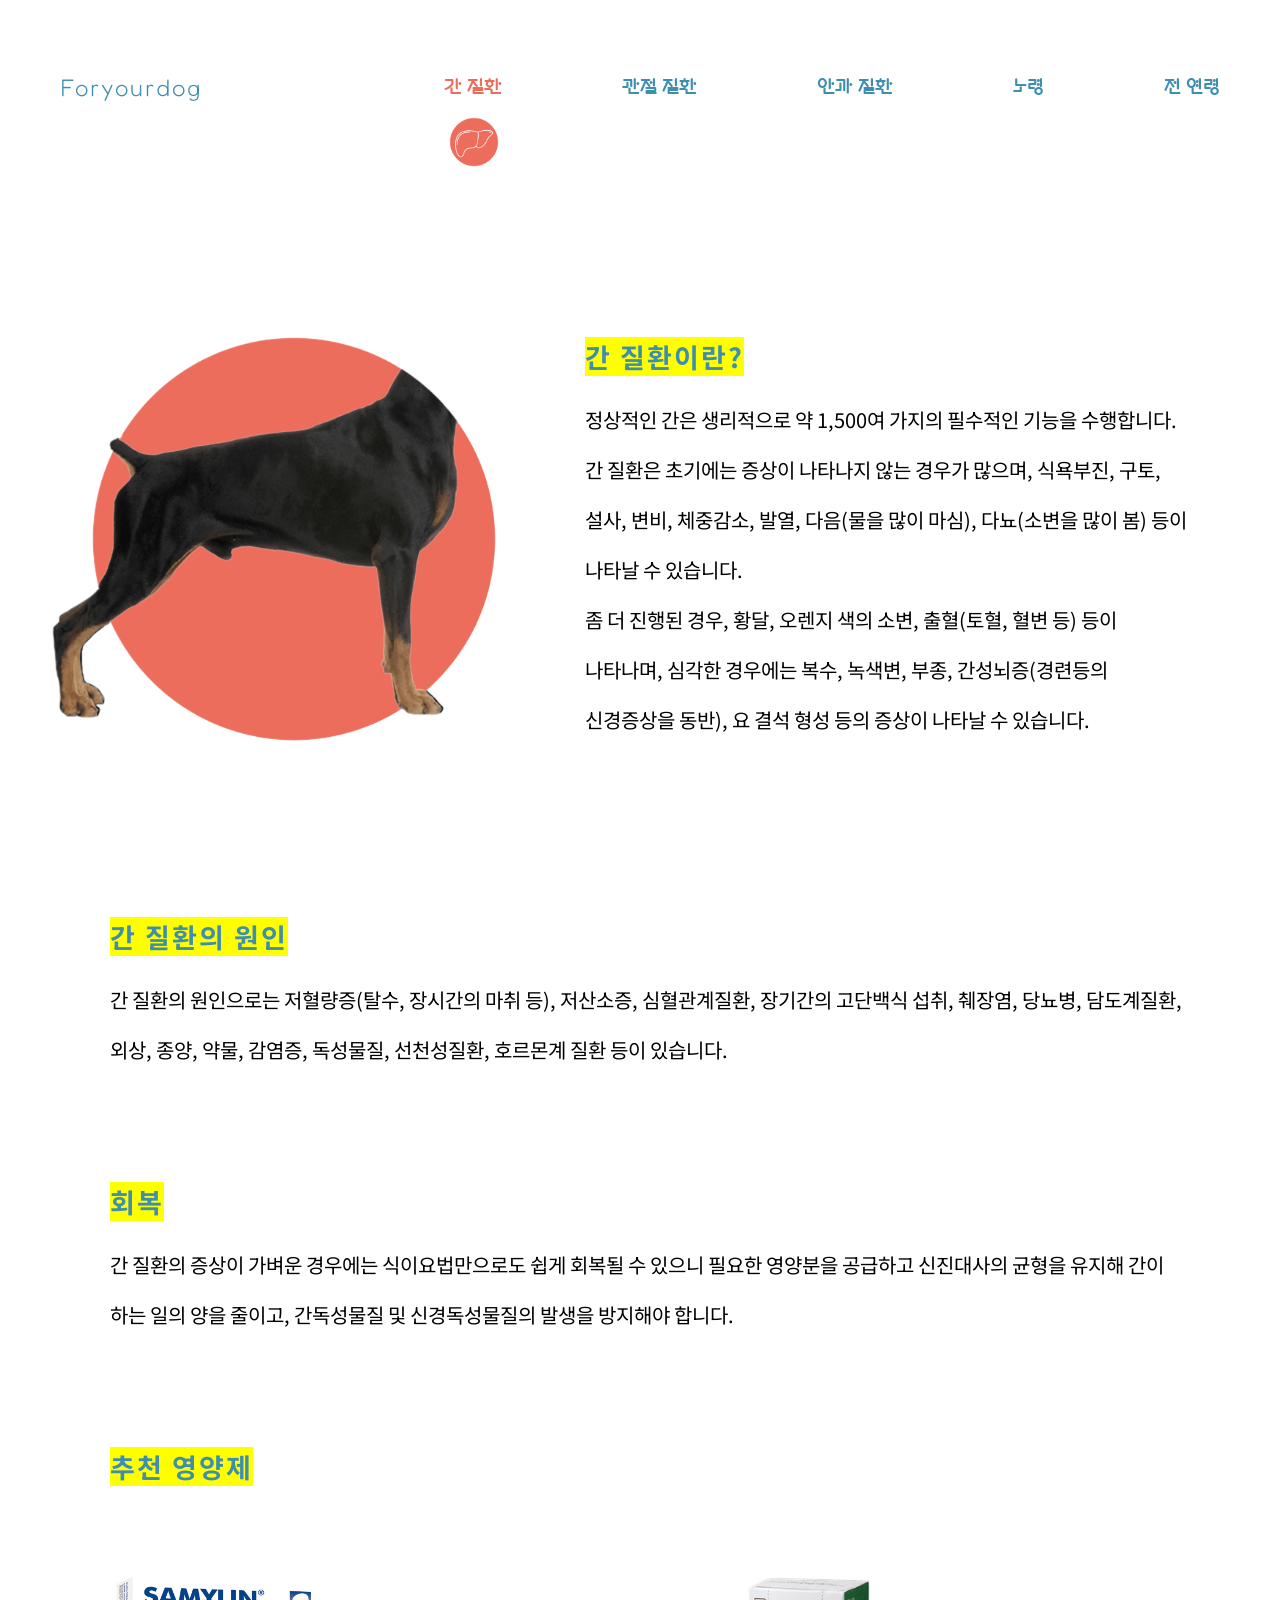
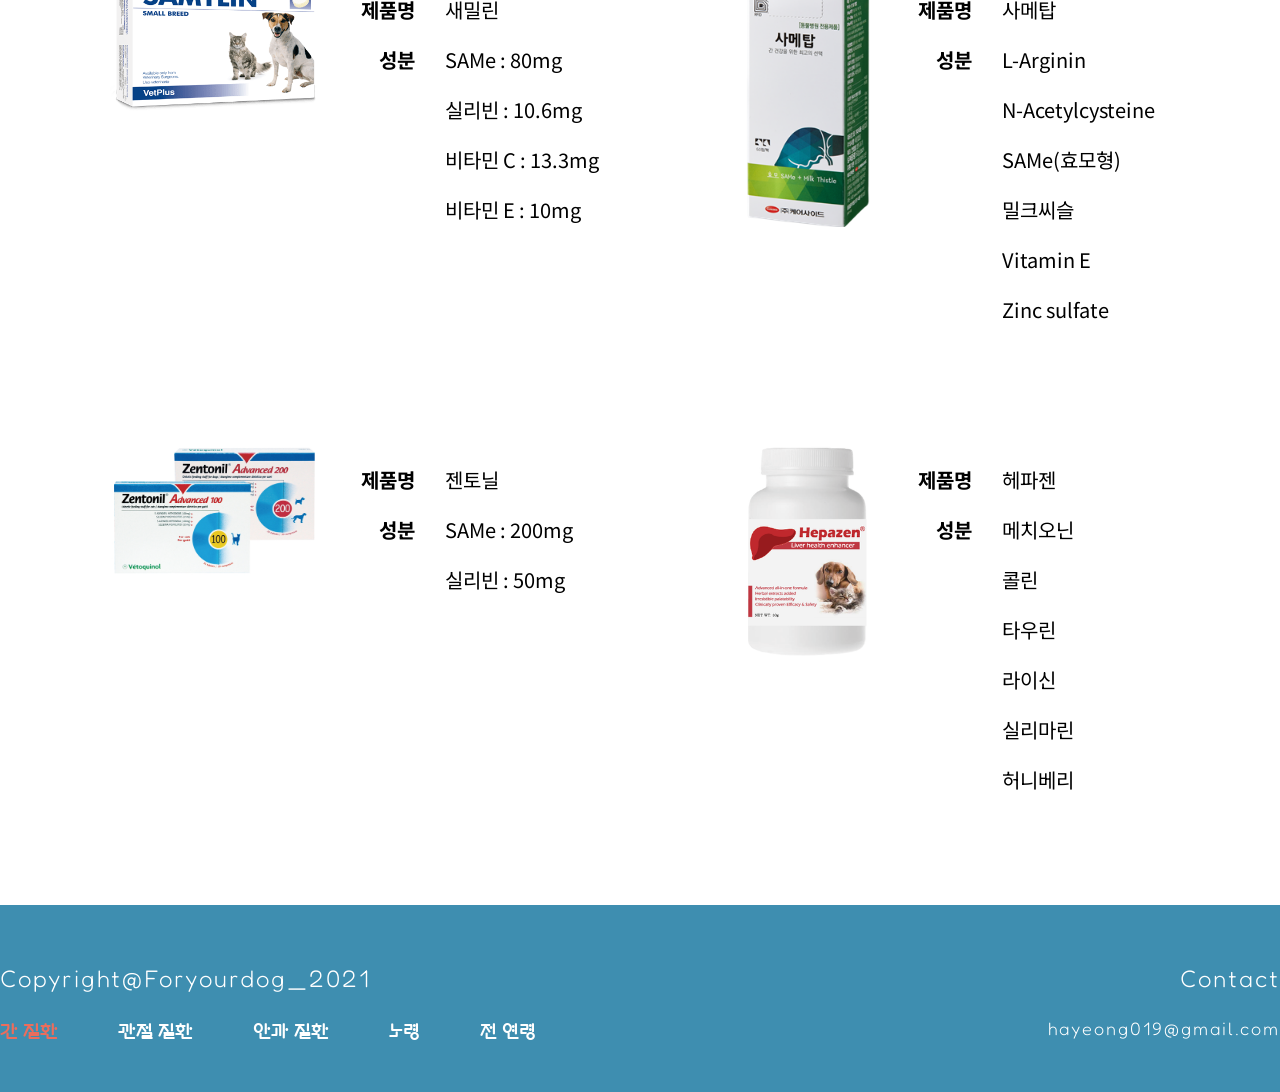
<file: liver.html>
<!DOCTYPE html>
<html lang="en">
<head>
    <meta charset="UTF-8">
    <meta name="viewport" content="width=device-width, initial-scale=1.0">
    <title>Foryourdog</title>
    <link rel="stylesheet" href="liverStyle.css">
    <script src="script.js" defer></script>
    <link rel="preconnect" href="https://fonts.gstatic.com">
    <link href="https://fonts.googleapis.com/css2?family=Fredoka+One&family=Gugi&family=Noto+Sans+KR:wght@100;300;400;500;700;900&display=swap" rel="stylesheet">
</head>
<body>
    <div id="menuBar">
        <div id="logo">
            <p onclick="location.href='index.html'"">Foryourdog</p>
        </div>
        <nav id="menus">
            <ul id="menuList">
                <li id="menu01"><p onclick="location.href='liver.html'">간 질환</p>
                    <ul id="sub1"><img src="image/liver.png" alt=""></ul>
                </li>
                <li id="menu02"><p onclick="location.href='joint.html'">관절 질환</p></li>
                <li id="menu03"><p onclick="location.href='eye.html'">안과 질환</p></li>
                <li id="menu04"><p onclick="location.href='old.html'">노령</p></li>
                <li id="menu05"><p onclick="location.href='all.html'">전 연령</p></li>
            </ul>
        </nav>
    </div>

    <div id="contents">
        <section id="content01">
            <div class="innerGap"></div>
            <div class="image1">
                <img src="image/liver_sub.png" alt="">
            </div>

            <div class="intro">
                <h2><mark>간 질환이란?</mark></h2>
                <p>
                    정상적인 간은 생리적으로 약 1,500여 가지의 필수적인 기능을 수행합니다.<br>
                    간 질환은 초기에는 증상이 나타나지 않는 경우가 많으며, 식욕부진, 구토, <br>
                    설사, 변비, 체중감소, 발열, 다음(물을 많이 마심), 다뇨(소변을 많이 봄) 등이 <br>
                    나타날 수 있습니다.<br>
                    좀 더 진행된 경우, 황달, 오렌지 색의 소변, 출혈(토혈, 혈변 등) 등이 <br> 나타나며,
                    심각한 경우에는 복수, 녹색변, 부종, 간성뇌증(경련등의 <br>
                    신경증상을 동반), 요 결석 형성 등의 증상이 나타날 수 있습니다.
                </p>
            </div>
        </section>
        <section id="content02">
            <div class="innerGap2"></div>
            <div class="cause">
                <h2><mark>간 질환의 원인</mark></h2>
                <p>
                    간 질환의 원인으로는 저혈량증(탈수, 장시간의 마취 등), 저산소증, 심혈관계질환, 장기간의 고단백식 섭취, 췌장염, 당뇨병,
                    담도계질환, 외상, 종양, 약물, 감염증, 독성물질, 선천성질환, 호르몬계 질환 등이 있습니다.
                </p>
            </div>
        </section>
        <section id="content03">
            <div class="innerGap3"></div>
            <div class="recovery">
                <h2><mark>회복</mark></h2>
                <p>
                    간 질환의 증상이 가벼운 경우에는 식이요법만으로도 쉽게 회복될 수 있으니 필요한 영양분을 공급하고 신진대사의 균형을 유지해
                    간이 하는 일의 양을 줄이고, 간독성물질 및 신경독성물질의 발생을 방지해야 합니다.
                </p>
            </div>
        </section>
        <section id="content04">
            <div class="innerGap3"></div>
            <div class="recommand">
                <h2><mark>추천 영양제</mark></h2>
            </div>
        </section>
        <section id="content05">
            <div class="innerGap3"></div>
            <div class="recommand2">
                <div id="up">
                    <div id="sa">
                        <div class="imageSa" onclick="location.href='http://petemart.co.kr/product/%EC%A0%95%ED%92%88-%EC%83%88%EB%B0%80%EB%A6%B0samylin-30%EC%A0%95/1280/'">
                            <img src="image/sa.png" alt="">
                        </div>
                        <div class="saInfo">
                            <div id="saLeft">
                                <h4>제품명<br>
                                    성분</h4>
                            </div>
                            <div id="saRight">
                                <p1>새밀린</p1><br>
                                <p2>
                                    SAMe : 80mg<br>
                                    실리빈 : 10.6mg<br>
                                    비타민 C : 13.3mg<br>
                                    비타민 E : 10mg<br>
                                </p2>
                            </div>
                        </div>
                    </div>
                    <div id="sm">
                        <div class="imageSm" onclick="location.href='http://www.careside.co.kr/product/companion/view?Key=22'">
                            <img src="image/sm.png" alt="">
                        </div>
                        <div class="smInfo">
                            <div id="smLeft">
                                <h4>제품명<br>
                                    성분</h4>
                            </div>
                            <div id="smRight">
                                <p1>사메탑</p1><br>
                                <p2>
                                    L-Arginin<br>
                                    N-Acetylcysteine<br>
                                    SAMe(효모형)<br>
                                    밀크씨슬<br>
                                    Vitamin E <br>
                                    Zinc sulfate <br>
                                </p2>
                            </div>
                        </div>
                    </div>
                </div>
                <div class="innerGap3"></div>
                <div id="down">
                    <div id="je">
                        <div class="imageJe" onclick="location.href='https://erudacompany.com/product/untitled-134'">
                            <img src="image/je.png" alt="">
                        </div>
                        <div class="jeInfo">
                            <div id="saLeft">
                                <h4>제품명<br>
                                    성분</h4>
                            </div>
                            <div id="jeRight">
                                <p1>젠토닐</p1><br>
                                <p2>
                                    SAMe : 200mg <br>
                                    실리빈 : 50mg<br>
                                </p2>
                            </div>
                        </div>
                    </div>
                    <div id="he">
                        <div class="imageHe" onclick="location.href='https://erudacompany.com/product/untitled-65'">
                            <img src="image/he.png" alt="">
                        </div>
                        <div class="heInfo">
                            <div id="heLeft">
                                <h4>제품명<br>
                                    성분</h4>
                            </div>
                            <div id="heRight">
                                <p1>헤파젠</p1><br>
                                <p2>
                                    메치오닌<br>
                                    콜린<br>
                                    타우린<br>
                                    라이신<br>
                                    실리마린<br>
                                    허니베리<br>
                                </p2>
                            </div>
                        </div>
                    </div>
                </div>
            </div>
        </section>
        <footer>
            <div class="footerContent">
                <div class="left">
                    <p id="f1">Copyright@Foryourdog_2021</p>
                    <div id="ftmenuList">
                        <li id="menu01"><p onclick="location.href='liver.html'">간 질환</p></li>
                        <li id="menu02"><p onclick="location.href='joint.html'">관절 질환</p></li>
                        <li id="menu03"><p onclick="location.href='eye.html'">안과 질환</p></li>
                        <li id="menu04"><p onclick="location.href='old.html'">노령</p></li>
                        <li id="menu05"><p onclick="location.href='all.html'">전 연령</p></li>
                    </div>
                </div>
                <div class="right">
                    <p id="f2">Contact</p>
                    <p id="email">hayeong019@gmail.com</p>
                </div>
            </div>
        </footer>
            <img class="arrow" src="image/arrow.png" alt="">
        
    </div>
</body>
</html>
</file>
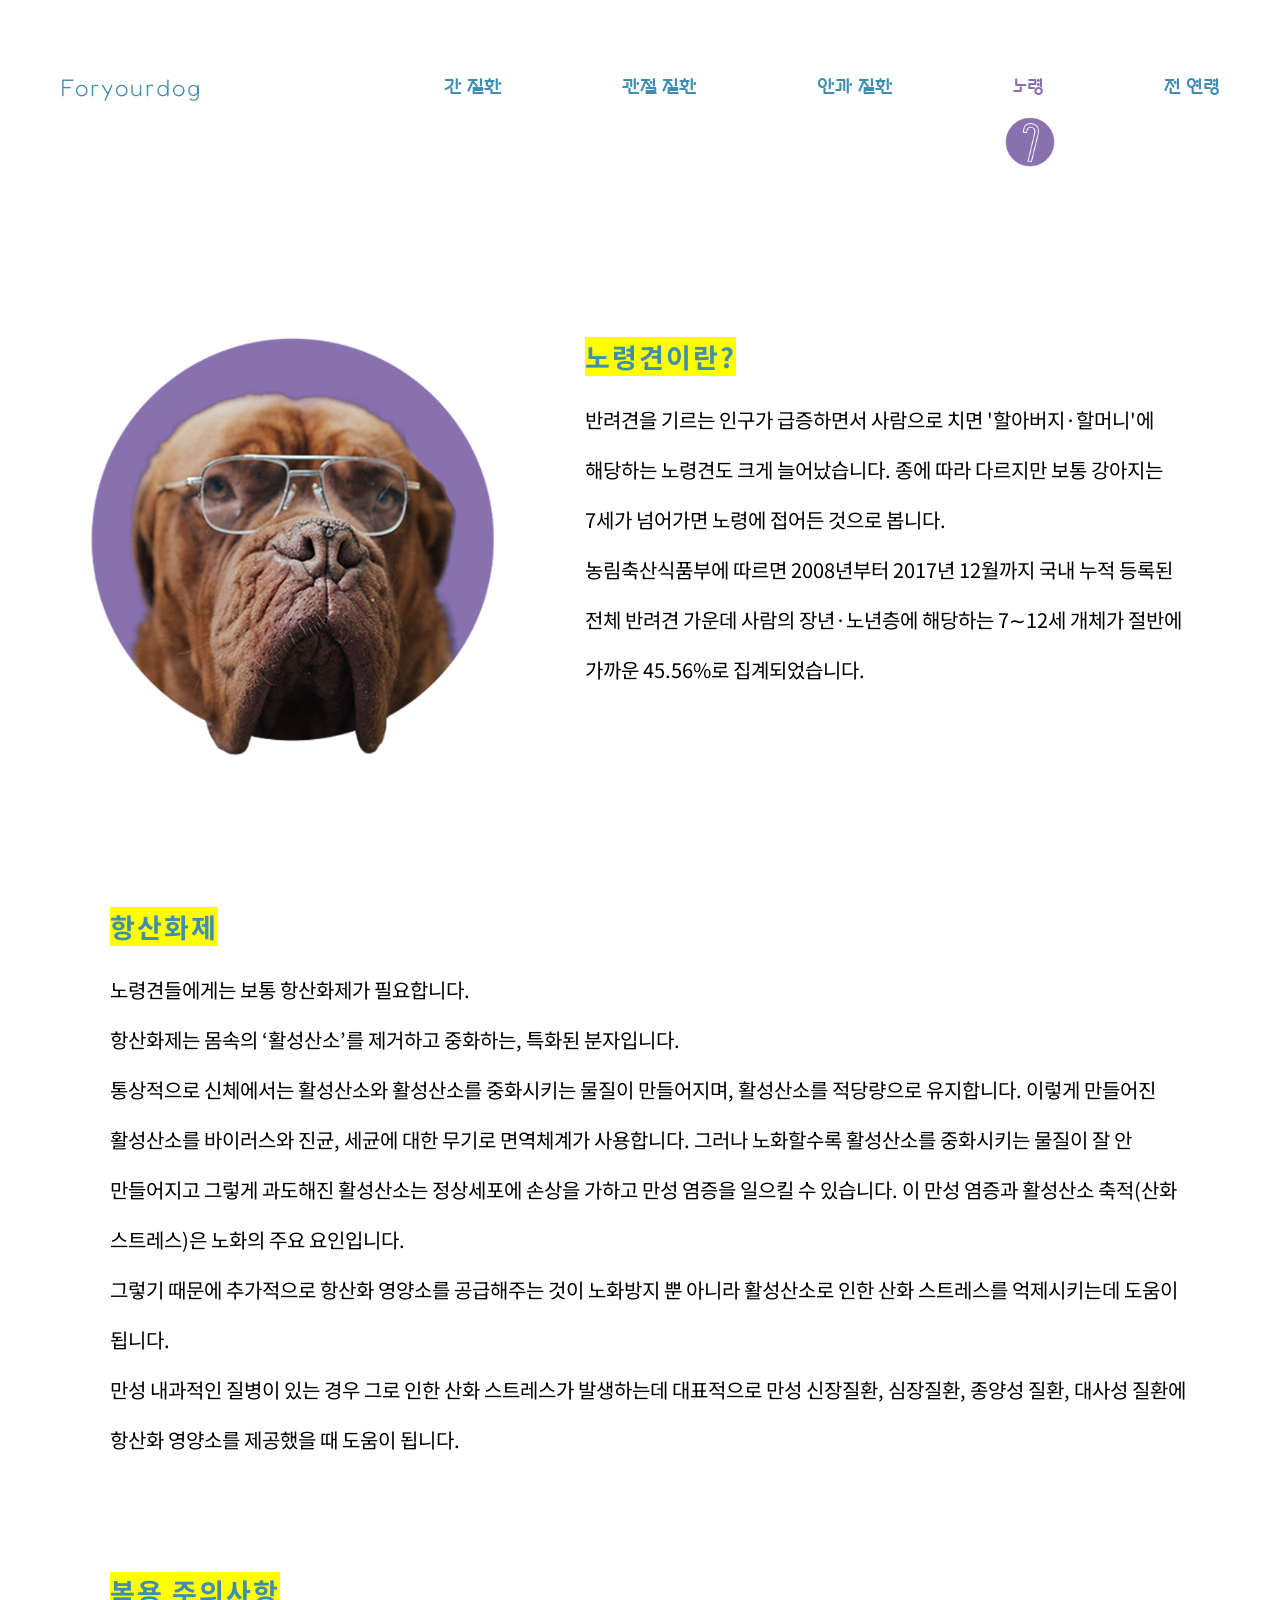
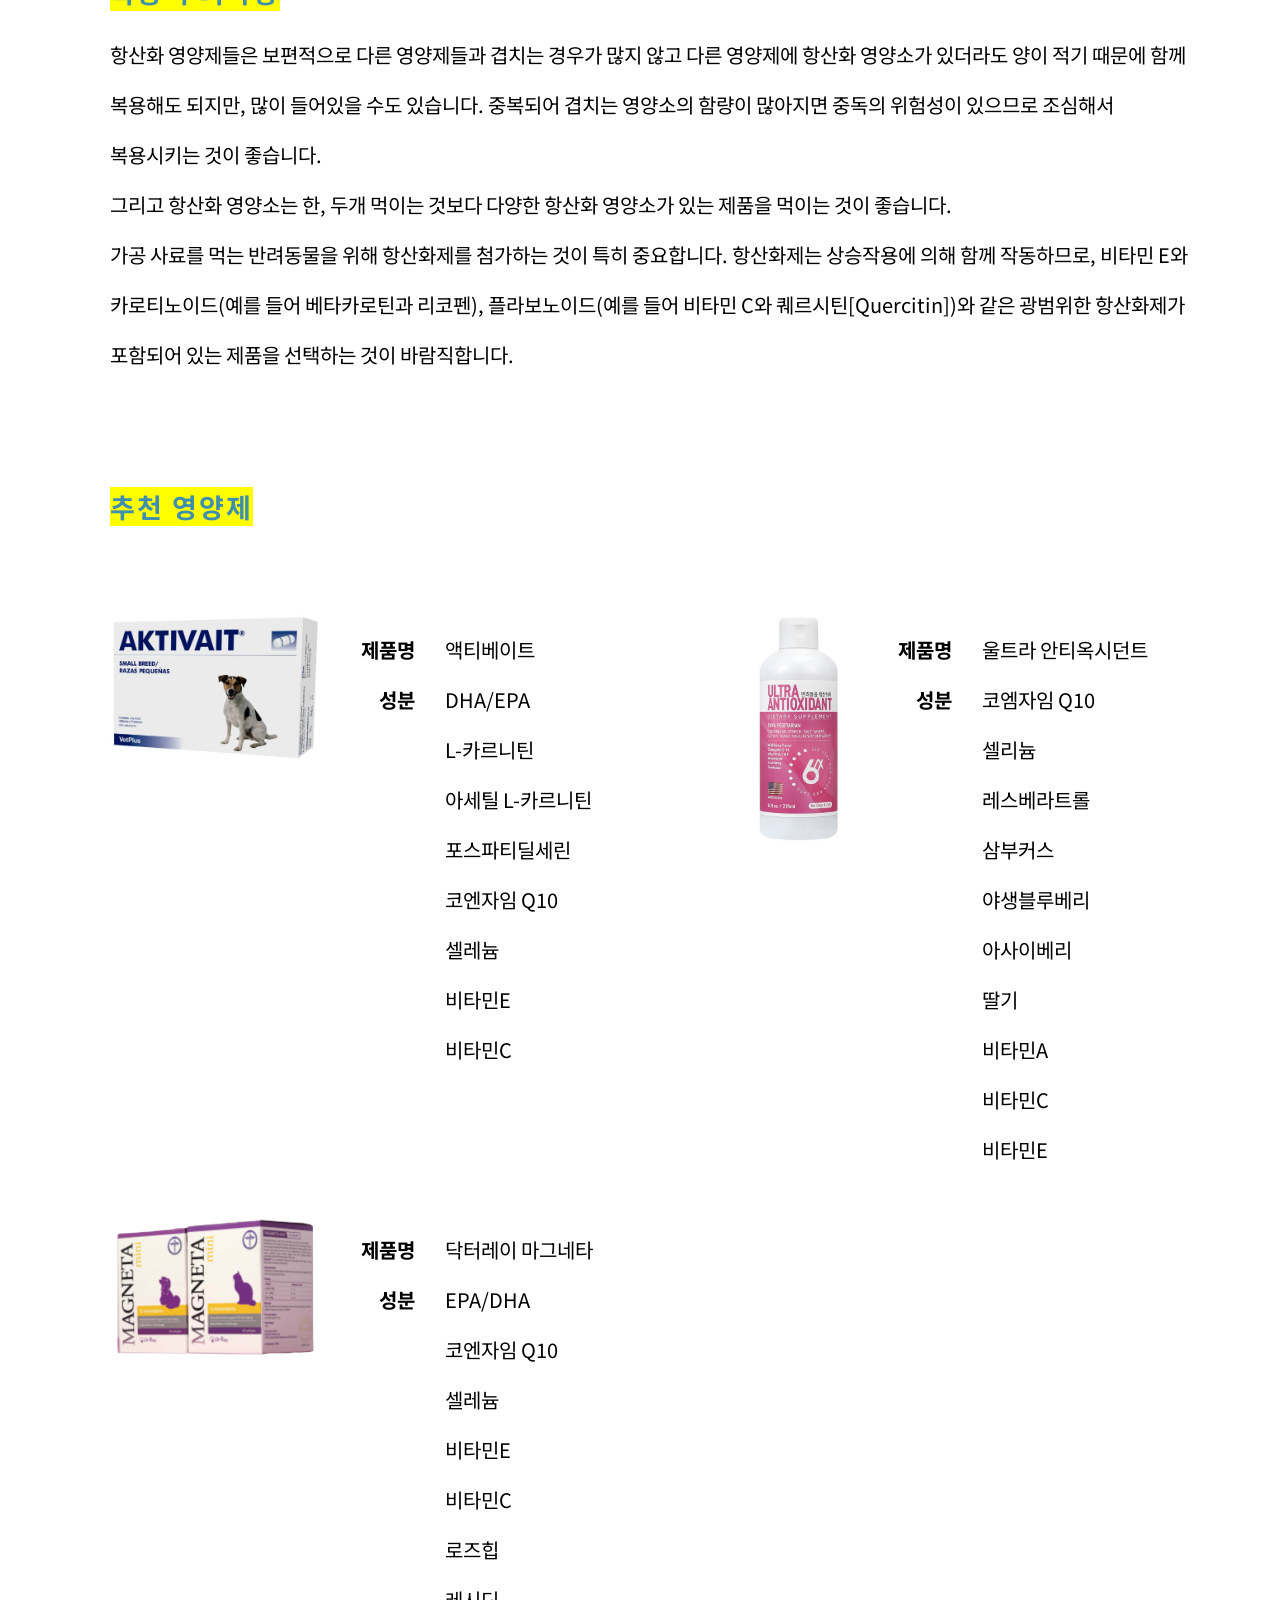
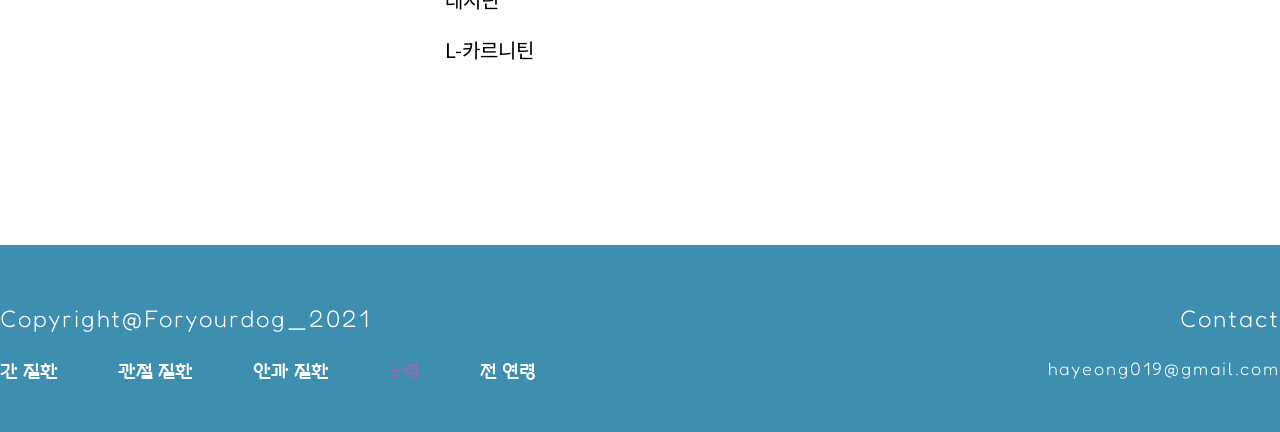
<file: old.html>
<!DOCTYPE html>
<html lang="en">
<head>
    <meta charset="UTF-8">
    <meta name="viewport" content="width=device-width, initial-scale=1.0">
    <title>Foryourdog</title>
    <link rel="stylesheet" href="oldStyle.css">
    <script src="script.js" defer></script>
    <link rel="preconnect" href="https://fonts.gstatic.com">
    <link href="https://fonts.googleapis.com/css2?family=Fredoka+One&family=Gugi&family=Noto+Sans+KR:wght@100;300;400;500;700;900&display=swap" rel="stylesheet">
</head>
<body>
    <div id="menuBar">
        <div id="logo">
            <p onclick="location.href='index.html'"">Foryourdog</p>
        </div>
        <nav id="menus">
            <ul id="menuList">
                <li id="menu01"><p onclick="location.href='liver.html'">간 질환</p></li>
                <li id="menu02"><p onclick="location.href='joint.html'">관절 질환</p></li>
                <li id="menu03"><p onclick="location.href='eye.html'">안과 질환</p></li>
                <li id="menu04"><p onclick="location.href='old.html'">노령</p>
                    <ul id="sub4"><img src="image/old.png" alt=""></ul>
                </li>
                <li id="menu05"><p onclick="location.href='all.html'">전 연령</p></li>
            </ul>
        </nav>
    </div>

    <div id="contents">
        <section id="content01">
            <div class="innerGap"></div>
            <div class="image1">
                <img src="image/old_sub.png" alt="">
            </div>

            <div class="intro">
                <h2><mark>노령견이란?</mark></h2>
                <p>
                    반려견을 기르는 인구가 급증하면서 사람으로 치면 '할아버지·할머니'에<br>
                    해당하는 노령견도 크게 늘어났습니다. 종에 따라 다르지만 보통 강아지는<br>
                    7세가 넘어가면 노령에 접어든 것으로 봅니다.<br>
                    농림축산식품부에 따르면 2008년부터 2017년 12월까지 국내 누적 등록된<br>
                    전체 반려견 가운데 사람의 장년·노년층에 해당하는 7∼12세 개체가 절반에<br>
                    가까운 45.56%로 집계되었습니다.
                </p>
            </div>
        </section>
        <section id="content02">
            <div class="innerGap2"></div>
            <div class="antioxidant">
                <h2><mark>항산화제</mark></h2>
                <p>
                    노령견들에게는 보통 항산화제가 필요합니다.<br>
                    항산화제는 몸속의 ‘활성산소’를 제거하고 중화하는, 특화된 분자입니다.<br>
                    통상적으로 신체에서는 활성산소와 활성산소를 중화시키는 물질이 만들어지며, 활성산소를 적당량으로 유지합니다. 이렇게 만들어진 활성산소를 바이러스와 진균, 세균에 대한 무기로 면역체계가 사용합니다. 그러나 노화할수록 활성산소를 중화시키는 물질이 잘 안 만들어지고 그렇게 과도해진 활성산소는 정상세포에 손상을 가하고 만성 염증을 일으킬 수 있습니다. 이 만성 염증과 활성산소 축적(산화 스트레스)은 노화의 주요 요인입니다.<br>
                    그렇기 때문에 추가적으로 항산화 영양소를 공급해주는 것이 노화방지 뿐 아니라 활성산소로 인한 산화 스트레스를 억제시키는데 도움이 됩니다.<br>
                    만성 내과적인 질병이 있는 경우 그로 인한 산화 스트레스가 발생하는데 대표적으로 만성 신장질환, 심장질환, 종양성 질환, 대사성 질환에 항산화 영양소를 제공했을 때 도움이 됩니다.
                </p>
            </div>
        </section>
        <section id="content03">
            <div class="innerGap3"></div>
            <div class="caution">
                <h2><mark>복용 주의사항</mark></h2>
                <p>
                    항산화 영양제들은 보편적으로 다른 영양제들과 겹치는 경우가 많지 않고 다른 영양제에 항산화 영양소가 있더라도 양이 적기 때문에 함께 복용해도 되지만, 많이 들어있을 수도 있습니다. 중복되어 겹치는 영양소의 함량이 많아지면 중독의 위험성이 있으므로 조심해서 복용시키는 것이 좋습니다.<br>
                    그리고 항산화 영양소는 한, 두개 먹이는 것보다 다양한 항산화 영양소가 있는 제품을 먹이는 것이 좋습니다. <br>
                    가공 사료를 먹는 반려동물을 위해 항산화제를 첨가하는 것이 특히 중요합니다. 항산화제는 상승작용에 의해 함께 작동하므로, 비타민 E와 카로티노이드(예를 들어 베타카로틴과 리코펜), 플라보노이드(예를 들어 비타민 C와 퀘르시틴[Quercitin])와 같은 광범위한 항산화제가 포함되어 있는 제품을 선택하는 것이 바람직합니다.
                </p>
            </div>
        </section>
        <section id="content04">
            <div class="innerGap3"></div>
            <div class="recommand">
                <h2><mark>추천 영양제</mark></h2>
            </div>
        </section>
        <section id="content05">
            <div class="innerGap3"></div>
            <div class="recommand2">
                <div id="up">
                    <div id="ac">
                        <div class="imageAc" onclick="location.href='https://kr.miscota.com/%EA%B0%9C/vetplus/p-48684'">
                            <img src="image/ac.jpeg" alt="">
                        </div>
                        <div class="acInfo">
                            <div id="acLeft">
                                <h4>제품명<br>
                                    성분</h4>
                            </div>
                            <div id="acRight">
                                <p1>액티베이트</p1><br>
                                <p2>
                                    DHA/EPA<br>
                                    L-카르니틴<br>
                                    아세틸 L-카르니틴<br>
                                    포스파티딜세린<br>
                                    코엔자임 Q10<br>
                                    셀레늄<br>
                                    비타민E<br>
                                    비타민C<br>
                                </p2>
                            </div>
                        </div>
                    </div>
                    <div id="ao">
                        <div class="imageAo" onclick="location.href='https://www.petshome.co.kr/32/?idx=764'">
                            <img src="image/ao.jpg" alt="">
                        </div>
                        <div class="aoInfo">
                            <div id="aoLeft">
                                <h4>제품명<br>
                                    성분</h4>
                            </div>
                            <div id="aoRight">
                                <p1>울트라 안티옥시던트</p1><br>
                                <p2>
                                    코엠자임 Q10<br>
                                    셀리늄<br>
                                    레스베라트롤<br>
                                    삼부커스<br>
                                    야생블루베리<br>
                                    아사이베리<br>
                                    딸기<br>
                                    비타민A<br>
                                    비타민C<br>
                                    비타민E<br>
                                </p2>
                            </div>
                        </div>
                    </div>
                </div>
                <div class="innerGap4"></div>
                <div id="down">
                    <div id="dm">
                        <div class="imageDm" onclick="location.href='https://smartstore.naver.com/rayvonne/products/5304030578'">
                            <img src="image/dm.png" alt="">
                        </div>
                        <div class="dmInfo">
                            <div id="dmLeft">
                                <h4>제품명<br>
                                    성분</h4>
                            </div>
                            <div id="dmRight">
                                <p1>닥터레이 마그네타</p1><br>
                                <p2>
                                    EPA/DHA<br>
                                    코엔자임 Q10<br>
                                    셀레늄<br>
                                    비타민E<br>
                                    비타민C<br>
                                    로즈힙<br>
                                    레시딘<br>
                                    L-카르니틴<br>
                                </p2>
                            </div>
                        </div>
                    </div>
                </div>
            </div>
        </section>
        <div class="innerGap5"></div>
        <footer>
            <div class="footerContent">
                <div class="left">
                    <p id="f1">Copyright@Foryourdog_2021</p>
                    <div id="ftmenuList">
                        <li id="menu01"><p onclick="location.href='liver.html'">간 질환</p></li>
                        <li id="menu02"><p onclick="location.href='joint.html'">관절 질환</p></li>
                        <li id="menu03"><p onclick="location.href='eye.html'">안과 질환</p></li>
                        <li id="menu04"><p onclick="location.href='old.html'">노령</p></li>
                        <li id="menu05"><p onclick="location.href='all.html'">전 연령</p></li>
                    </div>
                </div>
                <div class="right">
                    <p id="f2">Contact</p>
                    <p id="email">hayeong019@gmail.com</p>
                </div>
            </div>
        </footer>
            <img class="arrow" src="image/arrow.png" alt="">
    </div>
</body>
</html>
</file>
<file: mainStyle.css>
body{
    margin: 0;
    font-family: 'Fredoka One', cursive;
    font-family: 'Gugi', cursive;
    font-family: 'Noto Sans KR', sans-serif;
    display: block;
}

#menuBar{
    width: 100%;
    display: flex;
    justify-content: space-around;
    align-items: center;
    margin: 0;
}

#logo{
    display: flex;
    justify-content: flex-start;
    text-decoration: none;
    font-family: 'Fredoka One', cursive;
    font-size: 24px;
    color: rgb(62, 142, 176);
    justify-content: flex-start;
    font-weight: lighter;
    letter-spacing: 2px;
}

#menus{
    display: flex;
    justify-content: flex-end;
}

#menuList{
    display: flex;
    list-style: none;
    align-items: center;
    font-family: 'Gugi', cursive;
    font-size: 18px;
    color: rgb(62, 142, 176);
    padding: 30px 0px;
    justify-content: row;
}

#menuList li{
    margin: 10px 120px;
    justify-content: flex-end;
    margin-right: 0;
    cursor: pointer;
}

#menu01 p:link { color: rgb(62, 142, 176); text-decoration: none;}
#menu01 p:visited { color: rgb(62, 142, 176); text-decoration: none;}
#menu01 p:hover { color: rgb(236, 109, 92); text-decoration: none;}

#menu02 p:link { color: rgb(62, 142, 176); text-decoration: none;}
#menu02 p:visited { color: rgb(62, 142, 176); text-decoration: none;}
#menu02 p:hover { color: rgb(95, 95, 95); text-decoration: none;}

#menu03 p:link { color: rgb(62, 142, 176); text-decoration: none;}
#menu03 p:visited { color: rgb(62, 142, 176); text-decoration: none;}
#menu03 p:hover { color: rgb(110, 182, 79); text-decoration: none;}

#menu04 p:link { color: rgb(62, 142, 176); text-decoration: none;}
#menu04 p:visited { color: rgb(62, 142, 176); text-decoration: none;}
#menu04 p:hover { color: rgb(137, 113, 176); text-decoration: none;}

#menu05 p:link { color: rgb(62, 142, 176); text-decoration: none;}
#menu05 p:visited { color: rgb(62, 142, 176); text-decoration: none;}
#menu05 p:hover { color: rgb(236, 192, 92); text-decoration: none;}

#contents{
    width: 1300px;
    margin: auto;
}

#content01{
    height: 760px;
    width: 1300px;
}

.innerGap{
    display: flex;
    width: 100%;
    height: 100px;
}

.image1 img{
    float: left;
    width: 570px;
}

.intro{
    text-align: right;
    padding: 90px 0px;
}

.intro h2{
    font-family: 'Fredoka One', cursive;
    color: rgb(250, 180,70);
    font-size: 36px;
    letter-spacing: 5px;
    line-height: 15px;
    font-weight: lighter;
}

.intro h3{
    font-family: 'Gugi', cursive;
    color: rgb(62, 142, 176);
    font-size: 60px;
    letter-spacing: 5px;
    line-height: 15px;
    font-weight: lighter;
}

.intro h4{
    font-family: 'Noto Sans KR', sans-serif;
    font-size: 24px;
    font-weight: bold;
    line-height: 0px;
}

.intro p{
    font-family: 'Noto Sans KR', sans-serif;
    font-size: 22px;
    font-weight: regular;
    line-height: 36px;
}

#content02{
    height: 1100px;
    width: 1080px;
    margin: auto;
}

.introduce h2{
    font-family: 'Noto Sans KR', sans-serif;
    font-size: 40px;
    color: rgb(62, 142, 176);
    letter-spacing: 1px;
    line-height: 60px;
    font-weight: bold;
}

.introduce p{
    font-family: 'Noto Sans KR', sans-serif;
    font-size: 20px;
    font-weight: regular;
    line-height: 50px;
    padding-left: 110px;
}

#box{
    display: flex;
    align-items: center;
    flex-direction: column;
}

#three{
    display: flex;
    position: absolute;
    padding: 50px;
}

#two{
    display: flex;
    position: absolute;
    margin-top: 350px;
}

#liver{
    width: 220px;
    text-align: center;
    padding: 0px 40px;
    cursor: pointer;
}

.liver img{
    float: left;
    width: 220px;
    padding: 15px 0px;
}

#liverTxt{
    text-align: center;
    font-family: 'Gugi', cursive;
}

#joint{
    width: 220px;
    text-align: center;
    padding: 0px 40px;
    cursor: pointer;
}

.joint img{
    float: left;
    width: 220px;
    padding: 15px 0px;
}

.jointTxt{
    text-align: center;
    font-family: 'Gugi', cursive;
}

#eye{
    width: 220px;
    text-align: center;
    padding: 0px 40px;
    cursor: pointer;
}

.eye img{
    float: left;
    width: 220px;
    padding: 15px 0px;
}

.eyeTxt{
    text-align: center;
    font-family: 'Gugi', cursive;
}

#old{
    width: 220px;
    text-align: center;
    padding: 0px 40px;
    cursor: pointer;
}

.old img{
    float: left;
    width: 220px;
    padding: 15px 0px;
}

.oldTxt{
    text-align: center;
    font-family: 'Gugi', cursive;
}

#all{
    width: 220px;
    text-align: center;
    padding: 0px 40px;
    cursor: pointer;
}

.all img{
    float: left;
    width: 220px;
    padding: 15px 0px;
}

.allTxt{
    text-align: center;
    font-family: 'Gugi', cursive;
}

#content03{
    justify-content: center;
    align-items: center;
    height: 830px;
    width: 1080px;
    margin: auto;
}

.bookmark h2{
    font-family: 'Noto Sans KR', sans-serif;
    font-size: 40px;
    color: rgb(62, 142, 176);
    letter-spacing: 1px;
    line-height: 60px;
    font-weight: bold;
}

.bookmark h3{
    font-family: 'Noto Sans KR', sans-serif;
    font-size: 20px;
    font-weight: regular;
    line-height: 50px;
    padding-left: 110px;
}

.bookmark p{
    font-family: 'Noto Sans KR', sans-serif;
    font-size: 18px;
    font-weight:300;
    line-height: 25px;
    padding-left: 110px;
    cursor: pointer;
}

.bookmark p:link { color:black; text-decoration: none;}
.bookmark p:visited { color:black; text-decoration: none;}
.bookmark p:hover{ color: rgb(62, 142, 176); text-decoration: none;}

.bookmark h4{
    font-family: 'Noto Sans KR', sans-serif;
    font-size: 20px;
    font-weight: regular;
    line-height: 50px;
    padding-left: 110px;
}

footer{
    display: flex;
    position: absolute;
    left: 0;
    right: 0;
    width: 100%;
    height: 187px;
    background-color: rgb(62, 142, 176);
    margin: auto;
}

.footerContent{
    width: 1300px;
    text-align: center;
    float: left;
    margin: auto;
}

.left{
    width: 1000px;
    justify-content: flex-start;
    align-items: flex-start;
    flex-direction: column;
    flex-wrap: wrap;
    position: absolute;
}

#f1{
    text-decoration: none;
    font-family: 'Fredoka One', cursive;
    font-size: 24px;
    color: white;
    justify-content: flex-start;
    font-weight: lighter;
    letter-spacing: 2px;
    display: flex;
}

#ftmenuList{
    display: flex;
    justify-content: flex-start;
    list-style: none;
    font-family: 'Gugi', cursive;
    font-size: 18px;
    color: white;
    margin: -14px 0px;
    position: absolute;
    clear: both;
}

#ftmenuList li{
    margin-right: 60px;
    cursor: pointer;
}

.right{
    display: flex;
    justify-content: flex-end;
    align-items: flex-end;
    display: inline;
    float: right;
}

#f2{
    text-decoration: none;
    font-family: 'Fredoka One', cursive;
    font-size: 24px;
    color: white;
    justify-content: flex-end;
    font-weight: lighter;
    letter-spacing: 2px;
    float: right;
}

#email{
    text-decoration: none;
    font-family: 'Fredoka One', cursive;
    font-size: 18px;
    color: white;
    justify-content: flex-end;
    font-weight: lighter;
    letter-spacing: 2px;
}

.arrow{
    width: 60px;
    position: fixed;
    bottom: 50px;
    right: 50px;
    opacity: 0;
    transition:opacity 0.5s;
}

.on{
    opacity: 1;
    /*display: none;*/
}
</file>
<file: allStyle.css>
body{
    margin: 0;
    font-family: 'Fredoka One', cursive;
    font-family: 'Gugi', cursive;
    font-family: 'Noto Sans KR', sans-serif;
    display: block;
}

#menuBar{
    width: 100%;
    display: flex;
    justify-content: space-around;
    align-items: center;
    margin: 0;
}

#logo{
    display: flex;
    justify-content: flex-start;
    text-decoration: none;
    font-family: 'Fredoka One', cursive;
    font-size: 24px;
    color: rgb(62, 142, 176);
    justify-content: flex-start;
    font-weight: lighter;
    letter-spacing: 2px;
    cursor: pointer;
}

#menus{
    display: flex;
    justify-content: flex-end;
}

a{
    text-decoration: none;
    font-family: 'Fredoka One', cursive;
    font-size: 24px;
    color: rgb(62, 142, 176);
    justify-content: flex-start;
    font-weight: lighter;
    letter-spacing: 2px;
}

#menuList{
    display: flex;
    list-style: none;
    align-items: center;
    font-family: 'Gugi', cursive;
    font-size: 18px;
    color: rgb(62, 142, 176);
    padding: 30px 0px;
    justify-content: row;
}

#menuList li{
    margin: 10px 120px;
    justify-content: flex-end;
    margin-right: 0;
    cursor: pointer;
}

#menu01 p:link { color: rgb(62, 142, 176); text-decoration: none;}
#menu01 p:visited { color: rgb(62, 142, 176); text-decoration: none;}
#menu01 p:hover { color: rgb(236, 109, 92); text-decoration: none;}

#menu02 p:link { color: rgb(62, 142, 176); text-decoration: none;}
#menu02 p:visited { color: rgb(62, 142, 176); text-decoration: none;}
#menu02 p:hover { color: rgb(95, 95, 95); text-decoration: none;}

#menu03 p:link { color: rgb(62, 142, 176); text-decoration: none;}
#menu03 p:visited { color: rgb(62, 142, 176); text-decoration: none;}
#menu03 p:hover { color: rgb(110, 182, 79); text-decoration: none;}

#menu04 p:link { color: rgb(62, 142, 176); text-decoration: none;}
#menu04 p:visited { color: rgb(62, 142, 176); text-decoration: none;}
#menu04 p:hover { color: rgb(137, 113, 176); text-decoration: none;}

#menu05 { color: rgb(236, 192, 92);}

#sub5 img{
    width: 50px;
}

#sub5{
    display: flex;
    list-style: none;
    align-items: center;
    padding: 0px 3px;
    justify-content:center;
    position: absolute;
}

.innerGap{
    display: flex;
    width: 100%;
    height: 30px;
}

#op{
    font-family: 'Gugi', cursive;
    font-size: 20px;
    display: flex;
    justify-content: center;
    align-items: center;
    cursor: pointer;
}

#op p{
    color: rgb(62, 142, 176);
    margin: 0px 55px;
}

#omega3:hover { color: rgb(236, 192, 92); text-decoration: none;}
#probiotics:hover { color: rgb(80, 166, 137); text-decoration: none;}

#contents{
    width: 1300px;
    margin: auto;
}

#content01{
    width: 1300px;
}

.innerGap1{
    display: flex;
    width: 100%;
    height: 14px;
}

.image1 img{
    float: left;
    width: 585px;
    height: 585px;
}

.intro{
    text-align: left;
    padding: 75px 0px;
}

.intro mark{
    font-family: 'Noto Sans KR', sans-serif;
    color: rgb(62, 142, 176);
    font-size: 27px;
    letter-spacing: 2px;
    line-height: 15px;
    font-weight:bold;
}

.intro p{
    font-family: 'Noto Sans KR', sans-serif;
    font-size: 20px;
    font-weight: regular;
    line-height: 50px;
    text-align: start;
    word-break: keep-all;
}

#content02{
    width: 1080px;
    margin: auto;
}

.innerGap2{
    display: flex;
    width: 100%;
    height: 60px;
}

.choice mark{
    font-family: 'Noto Sans KR', sans-serif;
    color: rgb(62, 142, 176);
    font-size: 27px;
    letter-spacing: 2px;
    line-height: 15px;
    font-weight:bold;
}

.choice p{
    font-family: 'Noto Sans KR', sans-serif;
    font-size: 20px;
    font-weight: regular;
    line-height: 50px;
    text-align: start;
    word-break: keep-all;
}

#content03{
    width: 1080px;
    margin: auto;
}

.innerGap3{
    display: flex;
    width: 100%;
    height: 70px;
}

.caution mark{
    font-family: 'Noto Sans KR', sans-serif;
    color: rgb(62, 142, 176);
    font-size: 27px;
    letter-spacing: 2px;
    line-height: 15px;
    font-weight:bold;
}

.caution p{
    font-family: 'Noto Sans KR', sans-serif;
    font-size: 20px;
    font-weight: regular;
    line-height: 50px;
    text-align: start;
    word-break: keep-all;
}

#content04{
    width: 1080px;
    margin: auto;
}

.recommand mark{
    font-family: 'Noto Sans KR', sans-serif;
    color: rgb(62, 142, 176);
    font-size: 27px;
    letter-spacing: 2px;
    line-height: 15px;
    font-weight:bold;
}

.recommand p{
    font-family: 'Noto Sans KR', sans-serif;
    font-size: 20px;
    font-weight: regular;
    line-height: 50px;
    text-align: start;
    word-break: keep-all;
}

#content05{
    width: 1080px;
    height: 500px;
    margin: auto;
}

#up{
    display: flex;
    width: 1080px;
    height: 400px;
}

#nn{
    width: 700px;
}

.imageNn img{
    float: left;
    width: 111px;
    cursor: pointer;
}

.nnInfo{
    height: 250px;
    margin-top: 10px;
}

#nnLeft{
    float: left;
}

#nnRight{
    margin-left: 30px;
    float: left;
}

#la{
    margin-left: 100px;
    width: 600px;
}

.imageLa img{
    float: left;
    width: 140px;
    cursor: pointer;
}

.laInfo{
    height: 250px;
    margin-top: 10px;
}

#laLeft{
    float: left;
}

#laRight{
    margin-left: 30px;
    float: left;
}

.recommand2 h4{
    font-family: 'Noto Sans KR', sans-serif;
    font-size: 20px;
    font-weight:bold;
    line-height: 50px;
    text-align: right;
    margin-top: 0px;
    margin-left: 40px;
}

.recommand2 p1{
    font-family: 'Noto Sans KR', sans-serif;
    font-size: 20px;
    font-weight: regular;
    line-height: 50px;
}

.recommand2 p2{
    font-family: 'Noto Sans KR', sans-serif;
    font-size: 20px;
    font-weight: regular;
    line-height: 50px;
}


#content06{
    width: 1300px;
}

.image2 img{
    float: left;
    width: 585px;
    height: 585px;
}

.intro{
    text-align: left;
    padding: 75px 0px;
}

.intro mark{
    font-family: 'Noto Sans KR', sans-serif;
    color: rgb(62, 142, 176);
    font-size: 27px;
    letter-spacing: 2px;
    line-height: 15px;
    font-weight:bold;
}

.intro p{
    font-family: 'Noto Sans KR', sans-serif;
    font-size: 20px;
    font-weight: regular;
    line-height: 50px;
    text-align: start;
    word-break: keep-all;
}

#content07{
    width: 1080px;
    margin: auto;
}

.innerGap2{
    display: flex;
    width: 100%;
    height: 60px;
}

.choice mark{
    font-family: 'Noto Sans KR', sans-serif;
    color: rgb(62, 142, 176);
    font-size: 27px;
    letter-spacing: 2px;
    line-height: 15px;
    font-weight:bold;
}

.choice p{
    font-family: 'Noto Sans KR', sans-serif;
    font-size: 20px;
    font-weight: regular;
    line-height: 50px;
    text-align: start;
    word-break: keep-all;
}

#content08{
    width: 1080px;
    margin: auto;
}

.innerGap3{
    display: flex;
    width: 100%;
    height: 70px;
}

.consume mark{
    font-family: 'Noto Sans KR', sans-serif;
    color: rgb(62, 142, 176);
    font-size: 27px;
    letter-spacing: 2px;
    line-height: 15px;
    font-weight:bold;
}

.consume p{
    font-family: 'Noto Sans KR', sans-serif;
    font-size: 20px;
    font-weight: regular;
    line-height: 50px;
    text-align: start;
    word-break: keep-all;
}

#content09{
    width: 1080px;
    margin: auto;
}

.recommand mark{
    font-family: 'Noto Sans KR', sans-serif;
    color: rgb(62, 142, 176);
    font-size: 27px;
    letter-spacing: 2px;
    line-height: 15px;
    font-weight:bold;
}

.recommand p{
    font-family: 'Noto Sans KR', sans-serif;
    font-size: 20px;
    font-weight: regular;
    line-height: 50px;
    text-align: start;
    word-break: keep-all;
}

#content10{
    width: 1080px;
    height: 500px;
    margin: auto;
}

#up{
    display: flex;
    width: 1080px;
    height: 400px;
}

#lp{
    width: 600px;
}

.imageLp img{
    float: left;
    width: 130px;
    cursor: pointer;
}

.lpInfo{
    height: 250px;
    margin-top: 10px;
}

#lpLeft{
    float: left;
}

#lpRight{
    margin-left: 30px;
    float: left;
}

#cp{
    margin-left: 100px;
    width: 600px;
}

.imageCp img{
    float: left;
    width: 140px;
    cursor: pointer;
}

.cpInfo{
    height: 250px;
    margin-top: 10px;
}

#cpLeft{
    float: left;
}

#cpRight{
    margin-left: 30px;
    float: left;
}

.recommand2 h4{
    font-family: 'Noto Sans KR', sans-serif;
    font-size: 20px;
    font-weight:bold;
    line-height: 50px;
    text-align: right;
    margin-top: 0px;
    margin-left: 40px;
}

.recommand2 p1{
    font-family: 'Noto Sans KR', sans-serif;
    font-size: 20px;
    font-weight: regular;
    line-height: 50px;
}

.recommand2 p2{
    font-family: 'Noto Sans KR', sans-serif;
    font-size: 20px;
    font-weight: regular;
    line-height: 50px;
}


footer{
    display: flex;
    position: absolute;
    left: 0;
    right: 0;
    width: 100%;
    height: 187px;
    background-color: rgb(62, 142, 176);
    margin: auto;
}

.footerContent{
    width: 1300px;
    text-align: center;
    float: left;
    margin: auto;
}

.left{
    width: 1000px;
    justify-content: flex-start;
    align-items: flex-start;
    flex-direction: column;
    flex-wrap: wrap;
    position: absolute;
}

#f1{
    text-decoration: none;
    font-family: 'Fredoka One', cursive;
    font-size: 24px;
    color: white;
    justify-content: flex-start;
    font-weight: lighter;
    letter-spacing: 2px;
    display: flex;
}

#ftmenuList{
    display: flex;
    justify-content: flex-start;
    list-style: none;
    font-family: 'Gugi', cursive;
    font-size: 18px;
    color: white;
    margin: -14px 0px;
    position: absolute;
    clear: both;
}

#ftmenuList li{
    margin-right: 60px;
    cursor: pointer;
}

.right{
    display: flex;
    justify-content: flex-end;
    align-items: flex-end;
    display: inline;
    float: right;
}

#f2{
    text-decoration: none;
    font-family: 'Fredoka One', cursive;
    font-size: 24px;
    color: white;
    justify-content: flex-end;
    font-weight: lighter;
    letter-spacing: 2px;
    float: right;
}

#email{
    text-decoration: none;
    font-family: 'Fredoka One', cursive;
    font-size: 18px;
    color: white;
    justify-content: flex-end;
    font-weight: lighter;
    letter-spacing: 2px;
}

.arrow{
    width: 60px;
    position: fixed;
    bottom: 50px;
    right: 50px;
    opacity: 0;
    transition:opacity 0.5s;
}

.on{
    opacity: 1;
    /*display: none;*/
}
</file>
<file: eyeStyle.css>
body{
    margin: 0;
    font-family: 'Fredoka One', cursive;
    font-family: 'Gugi', cursive;
    font-family: 'Noto Sans KR', sans-serif;
    display: block;
}

#menuBar{
    width: 100%;
    display: flex;
    justify-content: space-around;
    align-items: center;
    margin: 0;
}

#logo{
    display: flex;
    justify-content: flex-start;
    text-decoration: none;
    font-family: 'Fredoka One', cursive;
    font-size: 24px;
    color: rgb(62, 142, 176);
    justify-content: flex-start;
    font-weight: lighter;
    letter-spacing: 2px;
    cursor: pointer;
}

#menus{
    display: flex;
    justify-content: flex-end;
}

a{
    text-decoration: none;
    font-family: 'Fredoka One', cursive;
    font-size: 24px;
    color: rgb(62, 142, 176);
    justify-content: flex-start;
    font-weight: lighter;
    letter-spacing: 2px;
}

#menuList{
    display: flex;
    list-style: none;
    align-items: center;
    font-family: 'Gugi', cursive;
    font-size: 18px;
    color: rgb(62, 142, 176);
    padding: 30px 0px;
    justify-content: row;
}

#menuList li{
    margin: 10px 120px;
    justify-content: flex-end;
    margin-right: 0;
    cursor: pointer;
}

#menu01 p:link { color: rgb(62, 142, 176); text-decoration: none;}
#menu01 p:visited { color: rgb(62, 142, 176); text-decoration: none;}
#menu01 p:hover{ color: rgb(236, 109, 92); text-decoration: none;}

#menu02 p:link { color: rgb(62, 142, 176); text-decoration: none;}
#menu02 p:visited { color: rgb(62, 142, 176); text-decoration: none;}
#menu02 p:hover { color: rgb(95, 95, 95); text-decoration: none;}

#menu03 { color: rgb(110, 182, 79);}

#menu04 p:link { color: rgb(62, 142, 176); text-decoration: none;}
#menu04 p:visited { color: rgb(62, 142, 176); text-decoration: none;}
#menu04 p:hover { color: rgb(137, 113, 176); text-decoration: none;}

#menu05 p:link { color: rgb(62, 142, 176); text-decoration: none;}
#menu05 p:visited { color: rgb(62, 142, 176); text-decoration: none;}
#menu05 p:hover { color: rgb(236, 192, 92); text-decoration: none;}

#sub3 img{
    width: 50px;
}

#sub3{
    display: flex;
    list-style: none;
    align-items: center;
    padding: 0px 14px;
    justify-content:center;
    position: absolute;
}

#contents{
    width: 1300px;
    margin: auto;
}

#content01{
    width: 1300px;
}

.innerGap{
    display: flex;
    width: 100%;
    height: 70px;
}

.image1 img{
    float: left;
    width: 585px;
    height: 585px;
}

.intro{
    text-align: left;
    padding: 75px 0px;
}

.intro mark{
    font-family: 'Noto Sans KR', sans-serif;
    color: rgb(62, 142, 176);
    font-size: 27px;
    letter-spacing: 2px;
    line-height: 15px;
    font-weight:bold;
}

.intro p{
    font-family: 'Noto Sans KR', sans-serif;
    font-size: 20px;
    font-weight: regular;
    line-height: 50px;
    text-align: start;
    word-break: keep-all;
}

#content02{
    width: 1080px;
    margin: auto;
}

.innerGap2{
    display: flex;
    width: 100%;
    height: 60px;
}

#mid{
    display: flex;
    width: 1080px;
}

.cause1 mark{
    font-family: 'Noto Sans KR', sans-serif;
    color: rgb(62, 142, 176);
    font-size: 27px;
    letter-spacing: 2px;
    line-height: 15px;
    font-weight:bold;
}

.cause1 p{
    font-family: 'Noto Sans KR', sans-serif;
    font-size: 20px;
    font-weight: regular;
    line-height: 50px;
    text-align: start;
    word-break: keep-all;
}

.symptom{
    margin-left: 200px;
}

.symptom mark{
    font-family: 'Noto Sans KR', sans-serif;
    color: rgb(62, 142, 176);
    font-size: 27px;
    letter-spacing: 2px;
    line-height: 15px;
    font-weight:bold;
}

.symptom p{
    font-family: 'Noto Sans KR', sans-serif;
    font-size: 20px;
    font-weight: regular;
    line-height: 50px;
    text-align: start;
    word-break: keep-all;
}

#content03{
    width: 1080px;
    margin: auto;
}

.innerGap3{
    display: flex;
    width: 100%;
    height: 70px;
}

.cause2 mark{
    font-family: 'Noto Sans KR', sans-serif;
    color: rgb(62, 142, 176);
    font-size: 27px;
    letter-spacing: 2px;
    line-height: 15px;
    font-weight:bold;
}

.cause2 p{
    font-family: 'Noto Sans KR', sans-serif;
    font-size: 20px;
    font-weight: regular;
    line-height: 50px;
    text-align: start;
    word-break: keep-all;
}

#content04{
    width: 1080px;
    margin: auto;
}

.seriousness mark{
    font-family: 'Noto Sans KR', sans-serif;
    color: rgb(62, 142, 176);
    font-size: 27px;
    letter-spacing: 2px;
    line-height: 15px;
    font-weight:bold;
}

.seriousness p{
    font-family: 'Noto Sans KR', sans-serif;
    font-size: 20px;
    font-weight: regular;
    line-height: 50px;
    text-align: start;
    word-break: keep-all;
}

#content05{
    width: 1080px;
    margin: auto;
}

.recommand mark{
    font-family: 'Noto Sans KR', sans-serif;
    color: rgb(62, 142, 176);
    font-size: 27px;
    letter-spacing: 2px;
    line-height: 15px;
    font-weight:bold;
}

.recommand p{
    font-family: 'Noto Sans KR', sans-serif;
    font-size: 20px;
    font-weight: regular;
    line-height: 50px;
    text-align: start;
    word-break: keep-all;
}

#content06{
    width: 1080px;
    height: 1130px;
    margin: auto;
}

#up{
    display: flex;
    width: 1080px;
    height: 400px;
}

#as{
    width: 700px;
}

.imageAs img{
    float: left;
    width: 140px;
    cursor: pointer;
}

.asInfo{
    height: 250px;
    margin-top: 10px;
}

#asLeft{
    float: left;
}

#asRight{
    margin-left: 30px;
    float: left;
}

#oc{
    margin-left: 100px;
    width: 600px;
}

.imageOc img{
    float: left;
    width: 140px;
    cursor: pointer;
}

.ocInfo{
    height: 250px;
    margin-top: 10px;
}

#ocLeft{
    float: left;
}

#ocRight{
    margin-left: 30px;
    float: left;
}

#down{
    display: flex;
    width: 1080px;
    height: 400px;
}

#ne{
    width: 700px;
}

.imageNe img{
    float: left;
    width: 141px;
    cursor: pointer;
}

.neInfo{
    height: 250px;
    margin-top: 10px;
}

#neLeft{
    float: left;
}

#neRight{
    margin-left: 30px;
    float: left;
}

.recommand2 h4{
    font-family: 'Noto Sans KR', sans-serif;
    font-size: 20px;
    font-weight:bold;
    line-height: 50px;
    text-align: right;
    margin-top: 0px;
    margin-left: 40px;
}

.recommand2 p1{
    font-family: 'Noto Sans KR', sans-serif;
    font-size: 20px;
    font-weight: regular;
    line-height: 50px;
}

.recommand2 p2{
    font-family: 'Noto Sans KR', sans-serif;
    font-size: 20px;
    font-weight: regular;
    line-height: 50px;
}

.recommand2 p3{
    font-family: 'Noto Sans KR', sans-serif;
    font-size: 20px;
    font-weight: regular;
    line-height: 50px;
}

footer{
    display: flex;
    position: absolute;
    left: 0;
    right: 0;
    width: 100%;
    height: 187px;
    background-color: rgb(62, 142, 176);
    margin: auto;
}

.footerContent{
    width: 1300px;
    text-align: center;
    float: left;
    margin: auto;
}

.left{
    width: 1000px;
    justify-content: flex-start;
    align-items: flex-start;
    flex-direction: column;
    flex-wrap: wrap;
    position: absolute;
}

#f1{
    text-decoration: none;
    font-family: 'Fredoka One', cursive;
    font-size: 24px;
    color: white;
    justify-content: flex-start;
    font-weight: lighter;
    letter-spacing: 2px;
    display: flex;
}

#ftmenuList{
    display: flex;
    justify-content: flex-start;
    list-style: none;
    font-family: 'Gugi', cursive;
    font-size: 18px;
    color: white;
    margin: -14px 0px;
    position: absolute;
    clear: both;
}

#ftmenuList li{
    margin-right: 60px;
    cursor: pointer;
}

.right{
    display: flex;
    justify-content: flex-end;
    align-items: flex-end;
    display: inline;
    float: right;
}

#f2{
    text-decoration: none;
    font-family: 'Fredoka One', cursive;
    font-size: 24px;
    color: white;
    justify-content: flex-end;
    font-weight: lighter;
    letter-spacing: 2px;
    float: right;
}

#email{
    text-decoration: none;
    font-family: 'Fredoka One', cursive;
    font-size: 18px;
    color: white;
    justify-content: flex-end;
    font-weight: lighter;
    letter-spacing: 2px;
}

.arrow{
    width: 60px;
    position: fixed;
    bottom: 50px;
    right: 50px;
    opacity: 0;
    transition:opacity 0.5s;
}

.on{
    opacity: 1;
    /*display: none;*/
}
</file>
<file: jointStyle.css>
body{
    margin: 0;
    font-family: 'Fredoka One', cursive;
    font-family: 'Gugi', cursive;
    font-family: 'Noto Sans KR', sans-serif;
    display: block;
}

#menuBar{
    width: 100%;
    display: flex;
    justify-content: space-around;
    align-items: center;
    margin: 0;
}

#logo{
    display: flex;
    justify-content: flex-start;
    text-decoration: none;
    font-family: 'Fredoka One', cursive;
    font-size: 24px;
    color: rgb(62, 142, 176);
    justify-content: flex-start;
    font-weight: lighter;
    letter-spacing: 2px;
    cursor: pointer;
}

#menus{
    display: flex;
    justify-content: flex-end;
}

a{
    text-decoration: none;
    font-family: 'Fredoka One', cursive;
    font-size: 24px;
    color: rgb(62, 142, 176);
    justify-content: flex-start;
    font-weight: lighter;
    letter-spacing: 2px;
}

#menuList{
    display: flex;
    list-style: none;
    align-items: center;
    font-family: 'Gugi', cursive;
    font-size: 18px;
    color: rgb(62, 142, 176);
    padding: 30px 0px;
    justify-content: row;
}

#menuList li{
    margin: 10px 120px;
    justify-content: flex-end;
    margin-right: 0;
    cursor: pointer;
}

#menu01 p:link { color: rgb(62, 142, 176); text-decoration: none;}
#menu01 p:visited { color: rgb(62, 142, 176); text-decoration: none;}
#menu01 p:hover{ color: rgb(236, 109, 92); text-decoration: none;}

#menu02 { color: rgb(95, 95, 95);}

#menu03 p:link { color: rgb(62, 142, 176); text-decoration: none;}
#menu03 p:visited { color: rgb(62, 142, 176); text-decoration: none;}
#menu03 p:hover { color: rgb(110, 182, 79); text-decoration: none;}

#menu04 p:link { color: rgb(62, 142, 176); text-decoration: none;}
#menu04 p:visited { color: rgb(62, 142, 176); text-decoration: none;}
#menu04 p:hover { color: rgb(137, 113, 176); text-decoration: none;}

#menu05 p:link { color: rgb(62, 142, 176); text-decoration: none;}
#menu05 p:visited { color: rgb(62, 142, 176); text-decoration: none;}
#menu05 p:hover { color: rgb(236, 192, 92); text-decoration: none;}

#sub2 img{
    width: 50px;
}

#sub2{
    display: flex;
    list-style: none;
    align-items: center;
    padding: 0px 13px;
    justify-content:center;
    position: absolute;
}

#contents{
    width: 1300px;
    margin: auto;
}

#content01{
    width: 1300px;
}

.innerGap{
    display: flex;
    width: 100%;
    height: 70px;
}

.image1 img{
    float: left;
    width: 585px;
    height: 585px;
}

.intro{
    text-align: left;
    padding: 75px 0px;
}

.intro mark{
    font-family: 'Noto Sans KR', sans-serif;
    color: rgb(62, 142, 176);
    font-size: 27px;
    letter-spacing: 2px;
    line-height: 15px;
    font-weight:bold;
}

.intro p{
    font-family: 'Noto Sans KR', sans-serif;
    font-size: 20px;
    font-weight: regular;
    line-height: 50px;
    text-align: start;
    word-break: keep-all;
}

#content02{
    width: 1080px;
    margin: auto;
}

.innerGap2{
    display: flex;
    width: 100%;
    height: 60px;
}

.cause mark{
    font-family: 'Noto Sans KR', sans-serif;
    color: rgb(62, 142, 176);
    font-size: 27px;
    letter-spacing: 2px;
    line-height: 15px;
    font-weight:bold;
}

.cause p{
    font-family: 'Noto Sans KR', sans-serif;
    font-size: 20px;
    font-weight: regular;
    line-height: 50px;
    text-align: start;
    word-break: keep-all;
}

#content03{
    width: 1080px;
    margin: auto;
}

#mid{
    display: flex;
    width: 1080px;
}

.innerGap3{
    display: flex;
    width: 100%;
    height: 70px;
}

.symptom mark{
    font-family: 'Noto Sans KR', sans-serif;
    color: rgb(62, 142, 176);
    font-size: 27px;
    letter-spacing: 2px;
    line-height: 15px;
    font-weight:bold;
}

.symptom p{
    font-family: 'Noto Sans KR', sans-serif;
    font-size: 20px;
    font-weight: regular;
    line-height: 50px;
    text-align: start;
    word-break: keep-all;
}

.symptom2 {
    margin-left: 300px;
}

.symptom2 mark{
    font-family: 'Noto Sans KR', sans-serif;
    color: rgb(62, 142, 176);
    font-size: 27px;
    letter-spacing: 2px;
    line-height: 15px;
    font-weight:bold;
}

.symptom2 p{
    font-family: 'Noto Sans KR', sans-serif;
    font-size: 20px;
    font-weight: regular;
    line-height: 50px;
    text-align: start;
    word-break: keep-all;
}

#content04{
    width: 1080px;
    margin: auto;
}

.recommand mark{
    font-family: 'Noto Sans KR', sans-serif;
    color: rgb(62, 142, 176);
    font-size: 27px;
    letter-spacing: 2px;
    line-height: 15px;
    font-weight:bold;
}

.recommand p{
    font-family: 'Noto Sans KR', sans-serif;
    font-size: 20px;
    font-weight: regular;
    line-height: 50px;
    text-align: start;
    word-break: keep-all;
}

#content05{
    width: 1080px;
    height: 1130px;
    margin: auto;
}

#up{
    display: flex;
    width: 1080px;
    height: 400px;
}

#an{
    width: 700px;
}

.imageAn img{
    float: left;
    width: 211px;
    cursor: pointer;
}

.anInfo{
    height: 250px;
    margin-top: 10px;
}

#anLeft{
    float: left;
}

#anRight{
    margin-left: 30px;
    float: left;
}

#fl{
    margin-left: 100px;
    width: 600px;
}

.imageFl img{
    float: left;
    width: 140px;
    cursor: pointer;
}

.flInfo{
    height: 250px;
    margin-top: 10px;
}

#flLeft{
    float: left;
}

#flRight{
    margin-left: 30px;
    float: left;
}

#down{
    display: flex;
    width: 1080px;
    height: 400px;
}

#sq{
    width: 700px;
}

.imageSq img{
    float: left;
    width: 211px;
    cursor: pointer;
}

.sqInfo{
    height: 250px;
    margin-top: 10px;
}

#sqLeft{
    float: left;
}

#sqRight{
    margin-left: 30px;
    float: left;
}

.recommand2 h4{
    font-family: 'Noto Sans KR', sans-serif;
    font-size: 20px;
    font-weight:bold;
    line-height: 50px;
    text-align: right;
    margin-top: 0px;
    margin-left: 40px;
}

.recommand2 p1{
    font-family: 'Noto Sans KR', sans-serif;
    font-size: 20px;
    font-weight: regular;
    line-height: 50px;
}

.recommand2 p2{
    font-family: 'Noto Sans KR', sans-serif;
    font-size: 20px;
    font-weight: regular;
    line-height: 50px;
}

.recommand2 p3{
    font-family: 'Noto Sans KR', sans-serif;
    font-size: 20px;
    font-weight: regular;
    line-height: 50px;
}

footer{
    display: flex;
    position: absolute;
    left: 0;
    right: 0;
    width: 100%;
    height: 187px;
    background-color: rgb(62, 142, 176);
    margin: auto;
}

.footerContent{
    width: 1300px;
    text-align: center;
    float: left;
    margin: auto;
}

.left{
    width: 1000px;
    justify-content: flex-start;
    align-items: flex-start;
    flex-direction: column;
    flex-wrap: wrap;
    position: absolute;
}

#f1{
    text-decoration: none;
    font-family: 'Fredoka One', cursive;
    font-size: 24px;
    color: white;
    justify-content: flex-start;
    font-weight: lighter;
    letter-spacing: 2px;
    display: flex;
}

#ftmenuList{
    display: flex;
    justify-content: flex-start;
    list-style: none;
    font-family: 'Gugi', cursive;
    font-size: 18px;
    color: white;
    margin: -14px 0px;
    position: absolute;
    clear: both;
}

#ftmenuList li{
    margin-right: 60px;
    cursor: pointer;
}

.right{
    display: flex;
    justify-content: flex-end;
    align-items: flex-end;
    display: inline;
    float: right;
}

#f2{
    text-decoration: none;
    font-family: 'Fredoka One', cursive;
    font-size: 24px;
    color: white;
    justify-content: flex-end;
    font-weight: lighter;
    letter-spacing: 2px;
    float: right;
}

#email{
    text-decoration: none;
    font-family: 'Fredoka One', cursive;
    font-size: 18px;
    color: white;
    justify-content: flex-end;
    font-weight: lighter;
    letter-spacing: 2px;
}

.arrow{
    width: 60px;
    position: fixed;
    bottom: 50px;
    right: 50px;
    opacity: 0;
    transition:opacity 0.5s;
}

.on{
    opacity: 1;
    /*display: none;*/
}
</file>
<file: liverStyle.css>
body{
    margin: 0;
    font-family: 'Fredoka One', cursive;
    font-family: 'Gugi', cursive;
    font-family: 'Noto Sans KR', sans-serif;
    display: block;
}

#menuBar{
    width: 100%;
    display: flex;
    justify-content: space-around;
    align-items: center;
    margin: 0;
}

#logo{
    display: flex;
    justify-content: flex-start;
    text-decoration: none;
    font-family: 'Fredoka One', cursive;
    font-size: 24px;
    color: rgb(62, 142, 176);
    justify-content: flex-start;
    font-weight: lighter;
    letter-spacing: 2px;
    cursor: pointer;
}

#menus{
    display: flex;
    justify-content: flex-end;
}

a{
    text-decoration: none;
    font-family: 'Fredoka One', cursive;
    font-size: 24px;
    color: rgb(62, 142, 176);
    justify-content: flex-start;
    font-weight: lighter;
    letter-spacing: 2px;
}

#menuList{
    display: flex;
    list-style: none;
    align-items: center;
    font-family: 'Gugi', cursive;
    font-size: 18px;
    color: rgb(62, 142, 176);
    padding: 30px 0px;
    justify-content: row;
}

#menuList li{
    margin: 10px 120px;
    justify-content: flex-end;
    margin-right: 0;
    cursor: pointer;
}

#menu01 { color: rgb(236, 109, 92);}

#menu02 p:link { color: rgb(62, 142, 176); text-decoration: none;}
#menu02 p:visited { color: rgb(62, 142, 176); text-decoration: none;}
#menu02 p:hover { color: rgb(95, 95, 95); text-decoration: none;}

#menu03 p:link { color: rgb(62, 142, 176); text-decoration: none;}
#menu03 p:visited { color: rgb(62, 142, 176); text-decoration: none;}
#menu03 p:hover { color: rgb(110, 182, 79); text-decoration: none;}

#menu04 p:link { color: rgb(62, 142, 176); text-decoration: none;}
#menu04 p:visited { color: rgb(62, 142, 176); text-decoration: none;}
#menu04 p:hover { color: rgb(137, 113, 176); text-decoration: none;}

#menu05 p:link { color: rgb(62, 142, 176); text-decoration: none;}
#menu05 p:visited { color: rgb(62, 142, 176); text-decoration: none;}
#menu05 p:hover { color: rgb(236, 192, 92); text-decoration: none;}

#sub1 img{
    width: 50px;
}

#sub1{
    display: flex;
    list-style: none;
    align-items: center;
    padding: 0px 5px;
    justify-content:center;
    position: absolute;
}

#contents{
    width: 1300px;
    margin: auto;
}

#content01{
    width: 1300px;
}

.innerGap{
    display: flex;
    width: 100%;
    height: 70px;
}

.image1 img{
    float: left;
    width: 585px;
    height: 585px;
}

.intro{
    text-align: left;
    padding: 75px 0px;
}

.intro mark{
    font-family: 'Noto Sans KR', sans-serif;
    color: rgb(62, 142, 176);
    font-size: 27px;
    letter-spacing: 2px;
    line-height: 15px;
    font-weight:bold;
}

.intro p{
    font-family: 'Noto Sans KR', sans-serif;
    font-size: 20px;
    font-weight: regular;
    line-height: 50px;
    text-align: start;
    word-break: keep-all;
}

#content02{
    width: 1080px;
    margin: auto;
}

.innerGap2{
    display: flex;
    width: 100%;
    height: 60px;
}

.cause mark{
    font-family: 'Noto Sans KR', sans-serif;
    color: rgb(62, 142, 176);
    font-size: 27px;
    letter-spacing: 2px;
    line-height: 15px;
    font-weight:bold;
}

.cause p{
    font-family: 'Noto Sans KR', sans-serif;
    font-size: 20px;
    font-weight: regular;
    line-height: 50px;
    text-align: start;
    word-break: keep-all;
}

#content03{
    width: 1080px;
    margin: auto;
}

.innerGap3{
    display: flex;
    width: 100%;
    height: 70px;
}

.recovery mark{
    font-family: 'Noto Sans KR', sans-serif;
    color: rgb(62, 142, 176);
    font-size: 27px;
    letter-spacing: 2px;
    line-height: 15px;
    font-weight:bold;
}

.recovery p{
    font-family: 'Noto Sans KR', sans-serif;
    font-size: 20px;
    font-weight: regular;
    line-height: 50px;
    text-align: start;
    word-break: keep-all;
}

#content04{
    width: 1080px;
    margin: auto;
}

.recommand mark{
    font-family: 'Noto Sans KR', sans-serif;
    color: rgb(62, 142, 176);
    font-size: 27px;
    letter-spacing: 2px;
    line-height: 15px;
    font-weight:bold;
}

.recommand p{
    font-family: 'Noto Sans KR', sans-serif;
    font-size: 20px;
    font-weight: regular;
    line-height: 50px;
    text-align: start;
    word-break: keep-all;
}

#content05{
    width: 1080px;
    height: 1000px;
    margin: auto;
}

#up{
    display: flex;
    width: 1080px;
    height: 400px;
}

#sa{
    width: 700px;
}

.imageSa img{
    float: left;
    width: 211px;
    cursor: pointer;
}

.saInfo{
    height: 250px;
    margin-top: 10px;
}

#saLeft{
    float: left;
}

#saRight{
    margin-left: 30px;
    float: left;
}

#sm{
    margin-left: 100px;
    width: 600px;
}

.imageSm img{
    float: left;
    width: 140px;
    cursor: pointer;
}

.smInfo{
    height: 250px;
    margin-top: 10px;
}

#smLeft{
    float: left;
}

#smRight{
    margin-left: 30px;
    float: left;
}

#down{
    display: flex;
    width: 1080px;
    height: 400px;
}

#je{
    width: 700px;
}

.imageJe img{
    float: left;
    width: 211px;
    cursor: pointer;
}

.jeInfo{
    height: 250px;
    margin-top: 10px;
}

#jeLeft{
    float: left;
}

#jeRight{
    margin-left: 30px;
    float: left;
}

#he{
    margin-left: 100px;
    width: 600px;
}

.imageHe img{
    float: left;
    width: 140px;
    cursor: pointer;
}

.heInfo{
    height: 250px;
    margin-top: 10px;
}

#heLeft{
    float: left;
}

#heRight{
    margin-left: 30px;
    float: left;
}

.recommand2 h4{
    font-family: 'Noto Sans KR', sans-serif;
    font-size: 20px;
    font-weight:bold;
    line-height: 50px;
    text-align: right;
    margin-top: 0px;
    margin-left: 40px;
}

.recommand2 p1{
    font-family: 'Noto Sans KR', sans-serif;
    font-size: 20px;
    font-weight: regular;
    line-height: 50px;
}

.recommand2 p2{
    font-family: 'Noto Sans KR', sans-serif;
    font-size: 20px;
    font-weight: regular;
    line-height: 50px;
}

footer{
    display: flex;
    position: absolute;
    left: 0;
    right: 0;
    width: 100%;
    height: 187px;
    background-color: rgb(62, 142, 176);
    margin: auto;
}

.footerContent{
    width: 1300px;
    text-align: center;
    float: left;
    margin: auto;
}

.left{
    width: 1000px;
    justify-content: flex-start;
    align-items: flex-start;
    flex-direction: column;
    flex-wrap: wrap;
    position: absolute;
}

#f1{
    text-decoration: none;
    font-family: 'Fredoka One', cursive;
    font-size: 24px;
    color: white;
    justify-content: flex-start;
    font-weight: lighter;
    letter-spacing: 2px;
    display: flex;
}

#ftmenuList{
    display: flex;
    justify-content: flex-start;
    list-style: none;
    font-family: 'Gugi', cursive;
    font-size: 18px;
    color: white;
    margin: -14px 0px;
    position: absolute;
    clear: both;
}

#ftmenuList li{
    margin-right: 60px;
    cursor: pointer;
}

.right{
    display: flex;
    justify-content: flex-end;
    align-items: flex-end;
    display: inline;
    float: right;
}

#f2{
    text-decoration: none;
    font-family: 'Fredoka One', cursive;
    font-size: 24px;
    color: white;
    justify-content: flex-end;
    font-weight: lighter;
    letter-spacing: 2px;
    float: right;
}

#email{
    text-decoration: none;
    font-family: 'Fredoka One', cursive;
    font-size: 18px;
    color: white;
    justify-content: flex-end;
    font-weight: lighter;
    letter-spacing: 2px;
}

.arrow{
    width: 60px;
    position: fixed;
    bottom: 50px;
    right: 50px;
    opacity: 0;
    transition:opacity 0.5s;
}

.on{
    opacity: 1;
    /*display: none;*/
}
</file>
<file: oldStyle.css>
body{
    margin: 0;
    font-family: 'Fredoka One', cursive;
    font-family: 'Gugi', cursive;
    font-family: 'Noto Sans KR', sans-serif;
    display: block;
}

#menuBar{
    width: 100%;
    display: flex;
    justify-content: space-around;
    align-items: center;
    margin: 0;
}

#logo{
    display: flex;
    justify-content: flex-start;
    text-decoration: none;
    font-family: 'Fredoka One', cursive;
    font-size: 24px;
    color: rgb(62, 142, 176);
    justify-content: flex-start;
    font-weight: lighter;
    letter-spacing: 2px;
    cursor: pointer;
}

#menus{
    display: flex;
    justify-content: flex-end;
}

a{
    text-decoration: none;
    font-family: 'Fredoka One', cursive;
    font-size: 24px;
    color: rgb(62, 142, 176);
    justify-content: flex-start;
    font-weight: lighter;
    letter-spacing: 2px;
}

#menuList{
    display: flex;
    list-style: none;
    align-items: center;
    font-family: 'Gugi', cursive;
    font-size: 18px;
    color: rgb(62, 142, 176);
    padding: 30px 0px;
    justify-content: row;
}

#menuList li{
    margin: 10px 120px;
    justify-content: flex-end;
    margin-right: 0;
    cursor: pointer;
}

#menu01 p:link { color: rgb(62, 142, 176); text-decoration: none;}
#menu01 p:visited { color: rgb(62, 142, 176); text-decoration: none;}
#menu01 p:hover { color: rgb(236, 109, 92); text-decoration: none;}

#menu02 p:link { color: rgb(62, 142, 176); text-decoration: none;}
#menu02 p:visited { color: rgb(62, 142, 176); text-decoration: none;}
#menu02 p:hover { color: rgb(95, 95, 95); text-decoration: none;}

#menu03 p:link { color: rgb(62, 142, 176); text-decoration: none;}
#menu03 p:visited { color: rgb(62, 142, 176); text-decoration: none;}
#menu03 p:hover { color: rgb(110, 182, 79); text-decoration: none;}

#menu04 { color: rgb(137, 113, 176);}

#menu05 p:link { color: rgb(62, 142, 176); text-decoration: none;}
#menu05 p:visited { color: rgb(62, 142, 176); text-decoration: none;}
#menu05 p:hover { color: rgb(236, 192, 92); text-decoration: none;}

#sub4 img{
    width: 50px;
}

#sub4{
    display: flex;
    list-style: none;
    align-items: center;
    padding: 0px 0px;
    margin-left: -8px;
    justify-content: center;
    position: absolute;
}

#contents{
    width: 1300px;
    margin: auto;
}

#content01{
    width: 1300px;
}

.innerGap{
    display: flex;
    width: 100%;
    height: 70px;
}

.image1 img{
    float: left;
    width: 585px;
    height: 585px;
}

.intro{
    text-align: left;
    padding: 75px 0px;
}

.intro mark{
    font-family: 'Noto Sans KR', sans-serif;
    color: rgb(62, 142, 176);
    font-size: 27px;
    letter-spacing: 2px;
    line-height: 15px;
    font-weight:bold;
}

.intro p{
    font-family: 'Noto Sans KR', sans-serif;
    font-size: 20px;
    font-weight: regular;
    line-height: 50px;
    text-align: start;
    word-break: keep-all;
}

#content02{
    width: 1080px;
    margin: auto;
}

.innerGap2{
    display: flex;
    width: 100%;
    height: 60px;
}

.antioxidant mark{
    font-family: 'Noto Sans KR', sans-serif;
    color: rgb(62, 142, 176);
    font-size: 27px;
    letter-spacing: 2px;
    line-height: 15px;
    font-weight:bold;
}

.antioxidant p{
    font-family: 'Noto Sans KR', sans-serif;
    font-size: 20px;
    font-weight: regular;
    line-height: 50px;
    text-align: start;
    word-break: keep-all;
}

#content03{
    width: 1080px;
    margin: auto;
}

.innerGap3{
    display: flex;
    width: 100%;
    height: 70px;
}

.caution mark{
    font-family: 'Noto Sans KR', sans-serif;
    color: rgb(62, 142, 176);
    font-size: 27px;
    letter-spacing: 2px;
    line-height: 15px;
    font-weight:bold;
}

.caution p{
    font-family: 'Noto Sans KR', sans-serif;
    font-size: 20px;
    font-weight: regular;
    line-height: 50px;
    text-align: start;
    word-break: keep-all;
}

#content04{
    width: 1080px;
    margin: auto;
}

.recommand mark{
    font-family: 'Noto Sans KR', sans-serif;
    color: rgb(62, 142, 176);
    font-size: 27px;
    letter-spacing: 2px;
    line-height: 15px;
    font-weight:bold;
}

.recommand p{
    font-family: 'Noto Sans KR', sans-serif;
    font-size: 20px;
    font-weight: regular;
    line-height: 50px;
    text-align: start;
    word-break: keep-all;
}

#content05{
    width: 1080px;
    height: 1000px;
    margin: auto;
}

#up{
    display: flex;
    width: 1080px;
    height: 400px;
}

#ac{
    width: 700px;
}

.imageAc img{
    float: left;
    width: 211px;
    cursor: pointer;
}

.acInfo{
    height: 250px;
    margin-top: 10px;
}

#acLeft{
    float: left;
}

#acRight{
    margin-left: 30px;
    float: left;
}

#ao{
    margin-left: 100px;
    width: 600px;
}

.imageAo img{
    float: left;
    width: 120px;
    cursor: pointer;
}

.aoInfo{
    height: 250px;
    margin-top: 10px;
}

#aoLeft{
    float: left;
}

#aoRight{
    margin-left: 30px;
    float: left;
}

.innerGap4{
    display: flex;
    width: 100%;
    height: 200px;
}

#down{
    display: flex;
    width: 1080px;
    height: 800px;
}

#dm{
    width: 700px;
}

.imageDm img{
    float: left;
    width: 211px;
    cursor: pointer;
}

.dmInfo{
    height: 250px;
    margin-top: 10px;
}

#dmLeft{
    float: left;
}

#dmRight{
    margin-left: 30px;
    float: left;
}

.recommand2 h4{
    font-family: 'Noto Sans KR', sans-serif;
    font-size: 20px;
    font-weight:bold;
    line-height: 50px;
    text-align: right;
    margin-top: 0px;
    margin-left: 40px;
}

.recommand2 p1{
    font-family: 'Noto Sans KR', sans-serif;
    font-size: 20px;
    font-weight: regular;
    line-height: 50px;
}

.recommand2 p2{
    font-family: 'Noto Sans KR', sans-serif;
    font-size: 20px;
    font-weight: regular;
    line-height: 50px;
}

.innerGap5{
    display: flex;
    width: 100%;
    height: 300px;
}

footer{
    display: flex;
    position: absolute;
    left: 0;
    right: 0;
    width: 100%;
    height: 187px;
    background-color: rgb(62, 142, 176);
    margin: auto;
}

.footerContent{
    width: 1300px;
    text-align: center;
    float: left;
    margin: auto;
}

.left{
    width: 1000px;
    justify-content: flex-start;
    align-items: flex-start;
    flex-direction: column;
    flex-wrap: wrap;
    position: absolute;
}

#f1{
    text-decoration: none;
    font-family: 'Fredoka One', cursive;
    font-size: 24px;
    color: white;
    justify-content: flex-start;
    font-weight: lighter;
    letter-spacing: 2px;
    display: flex;
}

#ftmenuList{
    display: flex;
    justify-content: flex-start;
    list-style: none;
    font-family: 'Gugi', cursive;
    font-size: 18px;
    color: white;
    margin: -14px 0px;
    position: absolute;
    clear: both;
}

#ftmenuList li{
    margin-right: 60px;
    cursor: pointer;
}

.right{
    display: flex;
    justify-content: flex-end;
    align-items: flex-end;
    display: inline;
    float: right;
}

#f2{
    text-decoration: none;
    font-family: 'Fredoka One', cursive;
    font-size: 24px;
    color: white;
    justify-content: flex-end;
    font-weight: lighter;
    letter-spacing: 2px;
    float: right;
}

#email{
    text-decoration: none;
    font-family: 'Fredoka One', cursive;
    font-size: 18px;
    color: white;
    justify-content: flex-end;
    font-weight: lighter;
    letter-spacing: 2px;
}

.arrow{
    width: 60px;
    position: fixed;
    bottom: 50px;
    right: 50px;
    opacity: 0;
    transition:opacity 0.5s;
}

.on{
    opacity: 1;
    /*display: none;*/
}
</file>
